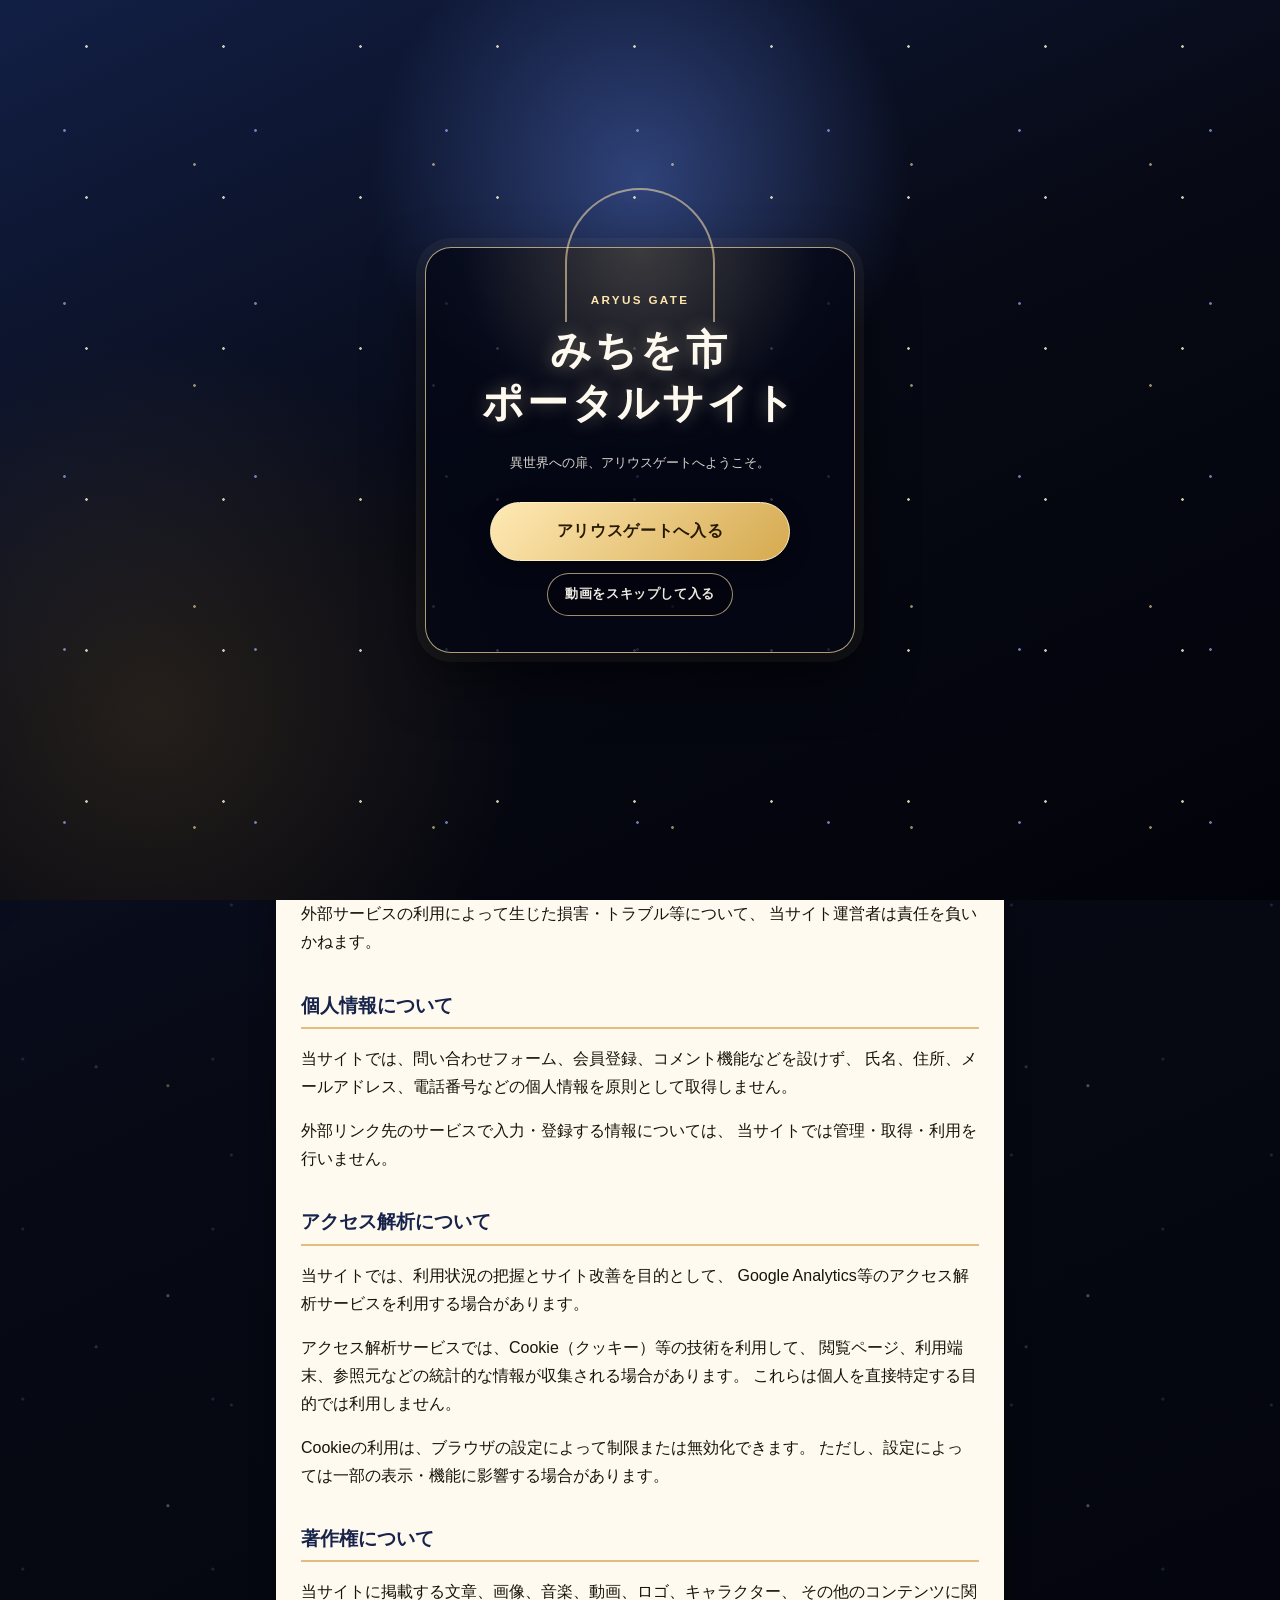
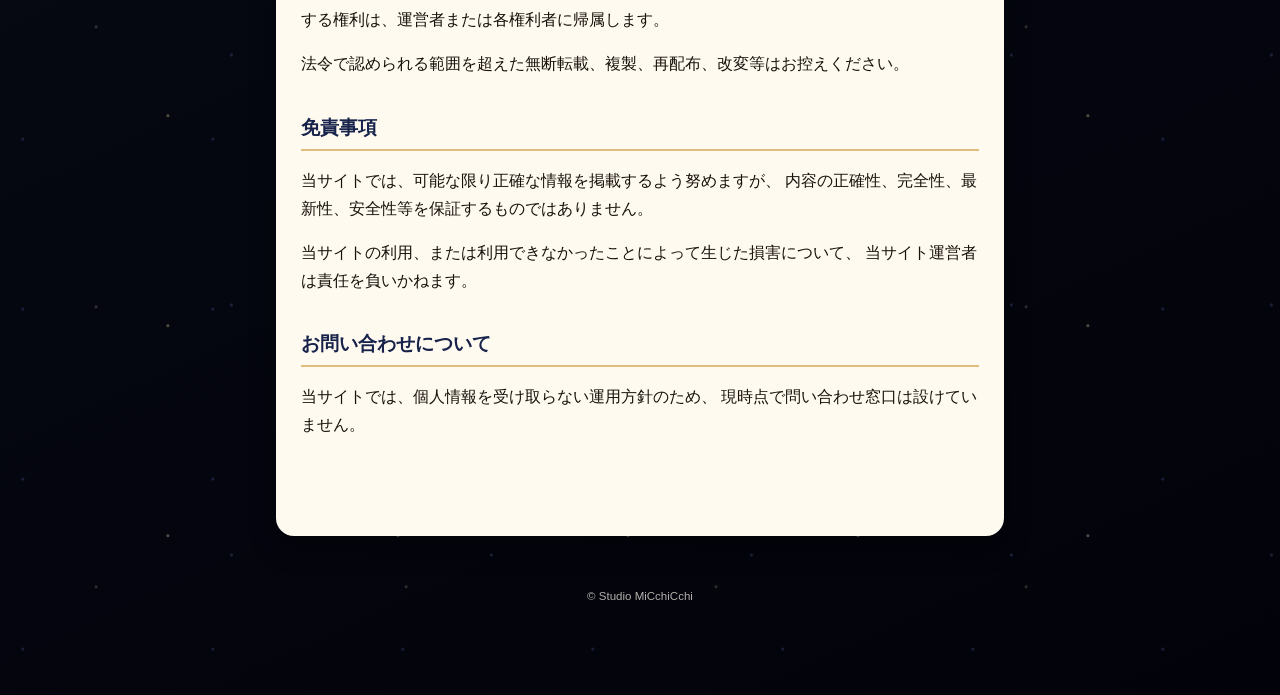
<file: docs/index.html>
<!DOCTYPE html>
<html lang="ja">
<head>
  <meta charset="UTF-8">
  <meta
    name="viewport"
    content="width=device-width, initial-scale=1, viewport-fit=cover"
  >

  <title>みちを市ポータルサイト</title>
  <meta
    name="description"
    content="アリウスゲートからつながる、みちを市のポータルサイト。"
  >
  <meta name="theme-color" content="#101a38">

  <link rel="manifest" href="manifest.webmanifest">
  <link
    rel="icon"
    href="assets/images/icons/icon-192.png"
    type="image/png"
  >
  <link
    rel="apple-touch-icon"
    href="assets/images/icons/apple-touch-icon.png"
  >

  <link rel="stylesheet" href="assets/css/style.css">
  <link rel="stylesheet" href="assets/css/link-buttons.css">
  <link
    rel="stylesheet"
    href="assets/css/games-page.css?v=20261123-02"
  >
</head>

<body>
  <a class="skip-link" href="#main-content">
    本文へ移動
  </a>

  <header class="site-header" id="site-header">
    <div class="header-main-row">
      <button
        class="menu-toggle"
        id="menu-toggle"
        type="button"
        aria-label="メニューを開く"
        aria-controls="portal-drawer"
        aria-expanded="false"
      >
        <span></span>
        <span></span>
        <span></span>
      </button>

      <a
        class="site-brand"
        href="#home"
        aria-label="みちを市ポータルサイト・トップへ"
      >
        みちを市ポータルサイト
      </a>

      <button
        class="bgm-toggle"
        id="bgm-toggle"
        type="button"
        aria-label="BGMの操作を開く"
        aria-pressed="false"
      >
        ♪
      </button>
    </div>

    <nav class="quick-menu" aria-label="クイックメニュー">
      <a href="#page/music">MUSIC</a>
      <a href="#page/games">GAME</a>
      <a href="#page/apps">APP</a>
      <a href="#page/video">MOVIE</a>
      <a href="#page/blog">BLOG</a>
      <a
        class="quick-menu__blackbox"
        href="#page/ex-black-box"
      >
        EX BLACK BOX
      </a>
    </nav>

    <section class="header-news" aria-label="最新ニュース">
      <span class="header-news__label">
        LATEST NEWS
      </span>

      <a
        class="header-news__ticker"
        id="news-ticker"
        href="#news"
      >
        <span id="news-ticker-text">
          現在、お知らせはありません
        </span>
      </a>
    </section>
  </header>

  <div
    class="drawer-backdrop"
    id="drawer-backdrop"
    aria-hidden="true"
  ></div>

  <aside
    class="portal-drawer"
    id="portal-drawer"
    aria-label="サイトメニュー"
    aria-hidden="true"
  >
    <div class="drawer-header">
      <p class="drawer-title">ARYUS GATE MENU</p>

      <button
        class="drawer-close"
        id="drawer-close"
        type="button"
        aria-label="メニューを閉じる"
      >
        ×
      </button>
    </div>

    <nav class="drawer-nav" aria-label="全体メニュー">
      <a class="drawer-nav__news" href="#news">
        ✦ ニュース一覧
      </a>

      <section class="drawer-section">
        <h2>みちを市ポータルサイトについて</h2>
        <a href="#page/about">はじめに</a>
        <a href="#page/notes">注意事項</a>
      </section>

      <section class="drawer-section">
        <h2>Studio MiCchiCchiについて</h2>
        <a href="#page/studio">
          スタジオみっちっちとは
        </a>
        <a href="#page/xxxmitio">
          xxxmitioえせ音楽家みちを
        </a>
      </section>

      <section class="drawer-section">
        <h2>所属アーティスト</h2>
        <a href="#page/tableware-riot">
          Tableware Riot
        </a>
        <a href="#page/oxo7">O×07</a>
        <a href="#page/the-vromen-town-metalicans">
          The Vromen Town Metalicans
        </a>
        <a href="#page/five-peace-minichestra">
          Five Peace Minichestra
        </a>
        <a href="#page/audio-protocol">
          Audio Protocol
        </a>
        <a href="#page/nagomicchi">なごみっち</a>
        <a href="#page/sound-gacha">Sound GACHA</a>
        <a href="#page/dochok9m">Dochok9m</a>
        <a href="#page/mythtik">mythtik</a>
      </section>
    </nav>
  </aside>

  <section
    class="bgm-controls"
    id="bgm-controls"
    aria-label="BGM操作"
    hidden
  >
    <p>BGM CONTROL</p>

    <div class="bgm-controls__buttons">
      <button
        class="bgm-control__primary"
        id="bgm-play-stop"
        type="button"
      >
        再生
      </button>

      <button
        class="bgm-control__next"
        id="bgm-next"
        type="button"
      >
        次の曲
      </button>
    </div>
  </section>

  <main
    id="main-content"
    tabindex="-1"
    aria-live="polite"
  >
    <section
      class="loading-screen"
      aria-label="読み込み中"
    >
      <p>ARYUS GATE CONNECTING...</p>
    </section>
  </main>

  <div class="ofuse-area">
    <a
      data-ofuse-widget-button
      href="https://ofuse.me/o?uid=227673"
      data-ofuse-id="227673"
      data-ofuse-text="推せたら推して!"
    >
      推せたら推して!
    </a>

    <script
      async
      src="https://ofuse.me/assets/platform/widget.js"
      charset="utf-8"
    ></script>
  </div>

  <footer class="site-footer">
    <p>© Studio MiCchiCchi</p>
  </footer>

  <script
    src="assets/js/entrance.js?v=20261117-skip-01"
    defer
  ></script>

  <script
    src="assets/js/site.js"
    defer
  ></script>

  <script
    src="assets/js/games-page.js?v=20261123-02"
    defer
  ></script>

  <script
    src="assets/js/gate.js"
    defer
  ></script>

  <script>
    if ("serviceWorker" in navigator) {
      window.addEventListener("load", () => {
        navigator.serviceWorker.register("./service-worker.js", {
          scope: "./"
        }).catch(() => {
          /* PWA未対応でも通常のサイトとして動作する */
        });
      });
    }
  </script>
</body>
</html>
</file>
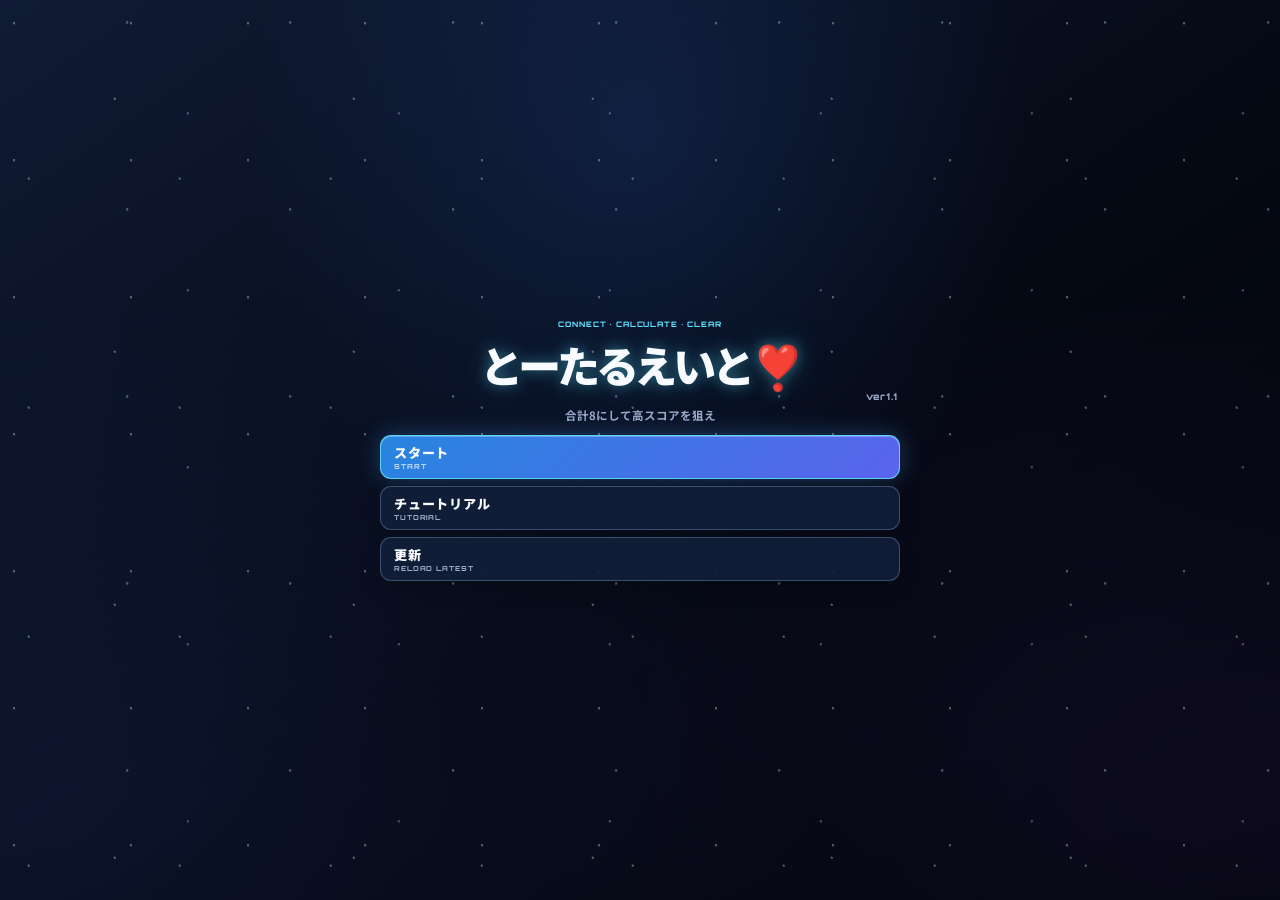
<file: docs/total-eight/index.html>
<!DOCTYPE html>
<html lang="ja">
<head>
  <meta charset="UTF-8">
  <meta
    name="viewport"
    content="width=device-width,initial-scale=1,maximum-scale=1,user-scalable=no,viewport-fit=cover"
  >
  <title>とーたるえいと❣️</title>
  <link rel="stylesheet" href="style.css?v=20261118-19">

  <style>
    /* 更新ボタンを押した直後・読み込み完了後の手ごたえ表示 */
    #update-button {
      position: relative;
      overflow: hidden;
    }

    #update-button::after {
      content: "";
      position: absolute;
      inset: 0;
      background: linear-gradient(
        110deg,
        transparent 18%,
        rgba(93, 228, 255, 0.12) 38%,
        rgba(255, 255, 255, 0.58) 50%,
        rgba(93, 228, 255, 0.12) 62%,
        transparent 82%
      );
      transform: translateX(-130%);
      pointer-events: none;
    }

    #update-button.is-updating {
      border-color: #5de4ff;
      color: #e9fcff;
      box-shadow:
        0 0 0 2px rgba(93, 228, 255, 0.18),
        0 0 22px rgba(93, 228, 255, 0.58);
      transform: scale(0.98);
      opacity: 0.92;
    }

    #update-button.is-updating::after {
      animation: update-sweep 0.48s ease-out both;
    }

    #update-button:disabled {
      cursor: wait;
    }

    #update-feedback {
      position: fixed;
      z-index: 100;
      left: 50%;
      bottom: max(22px, env(safe-area-inset-bottom));
      width: min(calc(100% - 36px), 360px);
      padding: 13px 16px;
      border: 1px solid rgba(93, 228, 255, 0.88);
      border-radius: 14px;
      background: rgba(5, 14, 30, 0.94);
      color: #edfeff;
      box-shadow:
        0 0 0 1px rgba(93, 228, 255, 0.14) inset,
        0 8px 30px rgba(0, 0, 0, 0.48),
        0 0 24px rgba(93, 228, 255, 0.24);
      font-family: "Noto Sans JP", sans-serif;
      font-size: 0.83rem;
      font-weight: 900;
      line-height: 1.55;
      letter-spacing: 0.04em;
      text-align: center;
      pointer-events: none;
      transform: translate(-50%, 18px);
      opacity: 0;
      transition:
        opacity 0.22s ease,
        transform 0.22s ease;
    }

    #update-feedback.is-visible {
      opacity: 1;
      transform: translate(-50%, 0);
    }

    #update-feedback strong {
      display: block;
      color: #5de4ff;
      font-family: Orbitron, "Noto Sans JP", sans-serif;
      font-size: 0.76rem;
      letter-spacing: 0.1em;
    }

    @keyframes update-sweep {
      from {
        transform: translateX(-130%);
      }

      to {
        transform: translateX(130%);
      }
    }
  </style>
</head>

<body>
  <main class="app">

    <div class="stage-lights" aria-hidden="true">
      <i class="stage-light stage-light--left"></i>
      <i class="stage-light stage-light--right"></i>
      <i class="stage-light stage-light--center"></i>
      <i class="stage-laser stage-laser--left"></i>
      <i class="stage-laser stage-laser--right"></i>
      <div class="stage-particles"></div>
    </div>

    <section id="title-screen" class="screen is-active">
      <div class="title-content">
        <p class="eyebrow">
          CONNECT · CALCULATE · CLEAR
        </p>

        <h1>
          とーたるえいと<span>❣️</span>
        </h1>

        <p
          style="
            width: fit-content;
            margin: -4px 2px 0 auto;
            color: #9caaca;
            font-family: Orbitron, sans-serif;
            font-size: 0.58rem;
            font-weight: 800;
            letter-spacing: 0.08em;
          "
        >
          ver1.1
        </p>

        <p class="lead">
          合計8にして高スコアを狙え
        </p>

        <div class="title-menu">
          <button
            id="start-button"
            class="menu-button primary"
            type="button"
          >
            <strong>スタート</strong>
            <small>START</small>
          </button>

          <button
            id="tutorial-button"
            class="menu-button"
            type="button"
          >
            <strong>チュートリアル</strong>
            <small>TUTORIAL</small>
          </button>

          <button
            id="update-button"
            class="menu-button"
            type="button"
          >
            <strong>更新</strong>
            <small>RELOAD LATEST</small>
          </button>
        </div>
      </div>
    </section>

    <section id="game-screen" class="screen">
      <header class="hud">
        <div class="hud-score">
          <span>経験値</span>
          <strong id="score-value">0</strong>
        </div>

        <div class="hud-level">
          <span>レベル</span>
          <strong id="level-value">1</strong>
        </div>

        <div class="hud-stage">
          <span>ステージ経験値</span>
          <strong>
            <b id="stage-score-value">0</b>
            <em>/</em>
            <b id="stage-target-value">4500</b>
          </strong>
        </div>

        <div class="hud-time">
          <span>残り時間</span>
          <strong id="time-value">300</strong>
        </div>

        <div class="hud-over">
          <span>オーバー</span>
          <p id="over-gauge">
            <i></i>
            <i></i>
            <i></i>
            <i></i>
            <i></i>
          </p>
        </div>
      </header>

      <strong id="status-label" class="status">
        READY
      </strong>

      <button
        id="sound-enable-button"
        class="sound-enable hidden"
        type="button"
      >
        <strong>音を有効化</strong>
        <small>TAP TO ENABLE SOUND</small>
      </button>

      <div class="play-area">
        <div
          id="game-board"
          class="board"
          aria-label="ゲーム盤面"
        ></div>

        <aside class="queue" aria-label="控えリング">
          <b>控え</b>

          <div id="ring-queue-list"></div>

          <button
            id="abort-button"
            class="queue-abort"
            type="button"
          >
            中断
          </button>
        </aside>
      </div>

      <p class="hint">
        オーブまたは空白レーンをタップ<br>
        同じレーンをもう一度タップで即固定
      </p>

      <div
        id="countdown-overlay"
        class="overlay hidden"
        aria-live="assertive"
      >
        <strong id="countdown-text">
          READY?
        </strong>
      </div>

      <div
        id="over-popup"
        class="over-popup hidden"
        aria-live="assertive"
      ></div>
    </section>

    <section id="tutorial-screen" class="screen tutorial">
      <button
        id="tutorial-exit-button"
        class="tutorial-exit"
        type="button"
      >
        メニュー
      </button>

      <div class="tutorial-card">
        <strong id="tutorial-step">
          1 / 5
        </strong>

        <p id="tutorial-text"></p>
      </div>

      <button
        id="tutorial-next-button"
        class="menu-button primary"
        type="button"
      >
        <strong>つぎへ</strong>
        <small>NEXT</small>
      </button>
    </section>

    <section id="tutorial-complete-modal" class="modal">
      <div class="modal-card">
        <h2>準備完了。</h2>

        <button
          id="tutorial-start-button"
          class="menu-button primary"
          type="button"
        >
          <strong>スタート</strong>
          <small>START</small>
        </button>

        <button
          id="tutorial-restart-button"
          class="menu-button"
          type="button"
        >
          <strong>もう一度</strong>
          <small>RETRY</small>
        </button>

        <button
          id="tutorial-title-button"
          class="menu-button"
          type="button"
        >
          <strong>メニューへ戻る</strong>
          <small>MENU</small>
        </button>
      </div>
    </section>

    <section id="abort-modal" class="modal">
      <div class="modal-card">
        <h2>ゲームを中断しました</h2>

        <button
          id="abort-resume-button"
          class="menu-button primary"
          type="button"
        >
          <strong>つづける</strong>
          <small>RESUME</small>
        </button>

        <button
          id="abort-retry-button"
          class="menu-button"
          type="button"
        >
          <strong>リトライ</strong>
          <small>RETRY</small>
        </button>

        <button
          id="abort-title-button"
          class="menu-button"
          type="button"
        >
          <strong>メニューへ戻る</strong>
          <small>MENU</small>
        </button>
      </div>
    </section>

    <section id="game-over-modal" class="modal">
      <div class="modal-card">
        <p id="game-over-reason" class="eyebrow">
          TIME UP
        </p>

        <h2>ゲーム終了</h2>
        <p>今回の獲得経験値</p>

        <strong id="final-score-value" class="final-score">
          0
        </strong>

        <button
          id="retry-button"
          class="menu-button primary"
          type="button"
        >
          <strong>もう一度</strong>
          <small>RETRY</small>
        </button>

        <button
          id="title-button"
          class="menu-button"
          type="button"
        >
          <strong>メニューへ戻る</strong>
          <small>MENU</small>
        </button>
      </div>
    </section>

    <section id="game-clear-modal" class="modal">
      <div class="modal-card clear-card">
        <p class="eyebrow">
          MISSION COMPLETE
        </p>

        <h2>GAME CLEAR</h2>

        <p>
          すべてのLEVELを突破した。<br>
          今回の獲得経験値
        </p>

        <strong id="clear-score-value" class="final-score">
          0
        </strong>

        <button
          id="clear-retry-button"
          class="menu-button primary"
          type="button"
        >
          <strong>もう一度</strong>
          <small>RETRY</small>
        </button>

        <button
          id="clear-title-button"
          class="menu-button"
          type="button"
        >
          <strong>メニューへ戻る</strong>
          <small>MENU</small>
        </button>
      </div>
    </section>

    <section
      id="orientation-overlay"
      class="orientation-overlay"
      aria-live="assertive"
    >
      <div class="orientation-card">
        <span class="orientation-phone" aria-hidden="true">▯</span>

        <strong>端末を横向きにしてください</strong>

        <small>TURN YOUR DEVICE SIDEWAYS</small>

        <p>
          横画面で、広い盤面を使って<br>
          プレイできます。
        </p>

        <button
          id="landscape-button"
          class="landscape-button"
          type="button"
        >
          <strong>横画面にする</strong>
          <small>ROTATE TO LANDSCAPE</small>
        </button>

        <p class="orientation-note">
          ※一部iPhone Safariなど非対応端末があるので<br>
          その場合は、お手数ですが横画面に変更してください。
        </p>
      </div>
    </section>
  </main>

  <div
    id="update-feedback"
    role="status"
    aria-live="polite"
    aria-atomic="true"
  ></div>

  <script>
    "use strict";

    (() => {
      const updateButton = document.getElementById("update-button");
      const feedback = document.getElementById("update-feedback");

      function showFeedback(title, message) {
        if (!feedback) {
          return;
        }

        feedback.innerHTML = `<strong>${title}</strong>${message}`;
        feedback.classList.add("is-visible");
      }

      function hideFeedback() {
        feedback?.classList.remove("is-visible");
      }

      const params = new URLSearchParams(location.search);

      if (params.has("reload")) {
        showFeedback(
          "UPDATE COMPLETE",
          "最新版を読み込みました"
        );

        history.replaceState(
          null,
          "",
          `${location.pathname}${location.hash}`
        );

        window.setTimeout(hideFeedback, 2400);
      }

      updateButton?.addEventListener("click", () => {
        if (updateButton.disabled) {
          return;
        }

        updateButton.disabled = true;
        updateButton.classList.add("is-updating");

        const title = updateButton.querySelector("strong");
        const subtitle = updateButton.querySelector("small");

        if (title) {
          title.textContent = "更新中…";
        }

        if (subtitle) {
          subtitle.textContent = "CHECKING LATEST VERSION";
        }

        showFeedback(
          "UPDATING…",
          "最新版を確認しています"
        );

        if ("vibrate" in navigator) {
          navigator.vibrate(28);
        }

        window.setTimeout(() => {
          location.replace(
            `${location.pathname}?reload=${Date.now()}`
          );
        }, 420);
      });
    })();
  </script>

  <script src="script.js?v=20261118-19"></script>
</body>
</html>
</file>
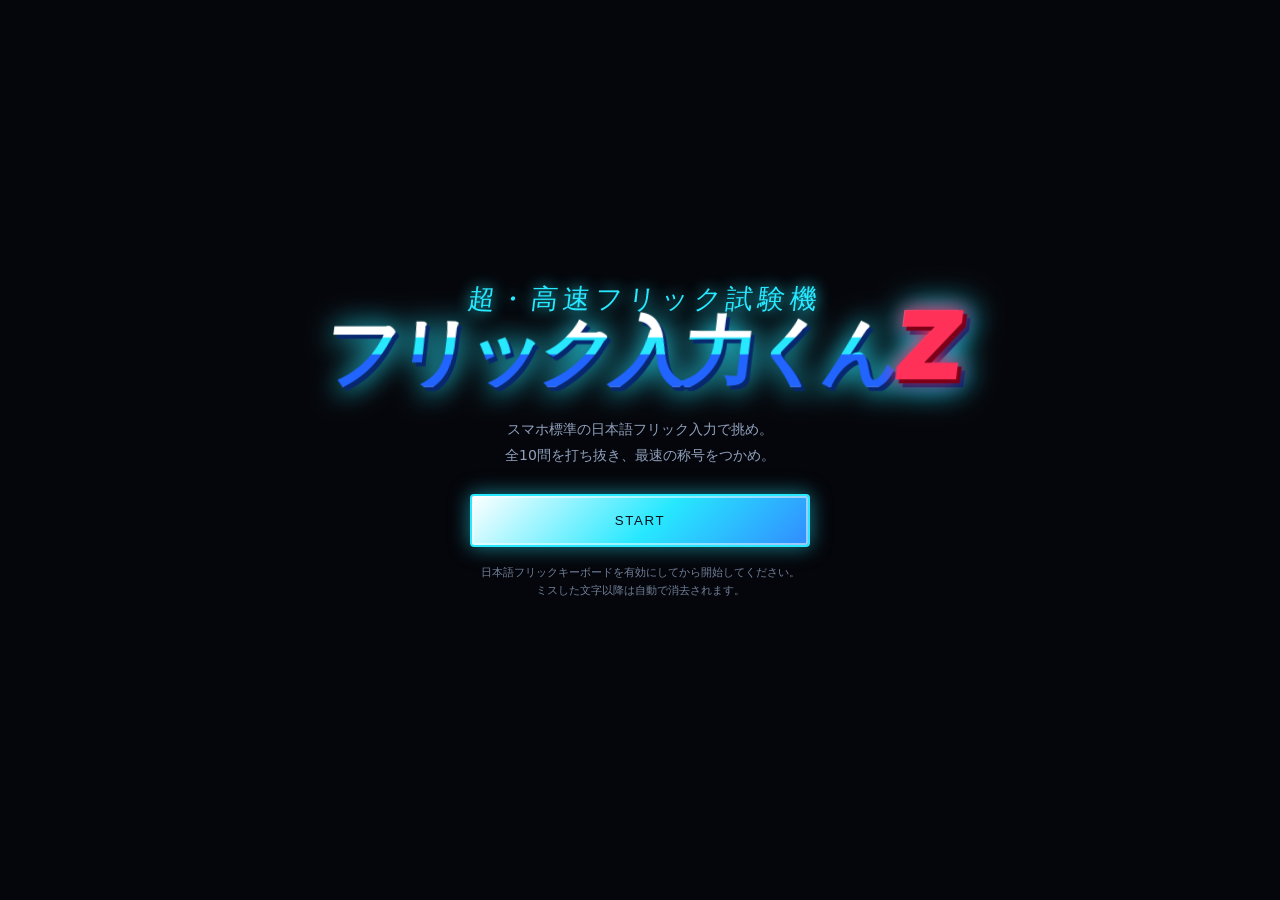
<file: docs/assets/flick-nyuryoku-kun-z.html>
<!doctype html>
<html lang="ja">
<head>
  <meta charset="utf-8">
  <meta name="viewport" content="width=device-width, initial-scale=1, maximum-scale=1, minimum-scale=1, user-scalable=no, viewport-fit=cover">
  <meta name="theme-color" content="#05060b">
  <title>フリック入力くんZ</title>
  <style>
    :root {
      --bg: #05060b;
      --panel: rgba(13, 16, 29, .92);
      --cyan: #27e8ff;
      --blue: #2475ff;
      --red: #ff3159;
      --gold: #ffd34f;
      --text: #f5f9ff;
      --muted: #91a1bd;
    }

    * {
      box-sizing: border-box;
      -webkit-tap-highlight-color: transparent;
      user-select: none;
    }

    html, body {
      width: 100%;
      min-height: 100%;
      margin: 0;
      overflow: hidden;
      background: var(--bg);
      color: var(--text);
      font-family: "Hiragino Sans", "Yu Gothic", "Noto Sans JP", system-ui, sans-serif;
      touch-action: manipulation;
      overscroll-behavior: none;
    }

    body::before,
    body::after {
      content: "";
      position: fixed;
      z-index: -1;
      pointer-events: none;
    }

    body::before {
      inset: 0;
      background:
        linear-gradient(120deg, transparent 46%, rgba(39,232,255,.08) 46.2%, transparent 46.6%),
        linear-gradient(300deg, transparent 55%, rgba(255,49,89,.07) 55.2%, transparent 55.6%),
        repeating-linear-gradient(0deg, rgba(255,255,255,.018) 0 1px, transparent 1px 4px);
    }

    body::after {
      width: 75vw;
      height: 75vw;
      top: -35vw;
      left: -22vw;
      border: 2px solid rgba(39,232,255,.15);
      transform: rotate(45deg);
      box-shadow: 0 0 70px rgba(39,232,255,.12);
    }

    .screen {
      display: none;
      width: 100%;
      min-height: 100svh;
      padding: max(16px, env(safe-area-inset-top)) 18px max(18px, env(safe-area-inset-bottom));
      flex-direction: column;
      align-items: center;
      justify-content: center;
    }

    .screen.active { display: flex; }

    .brand {
      position: relative;
      text-align: center;
      margin-bottom: 30px;
      line-height: .86;
      transform: skew(-7deg);
    }

    .brand .small {
      display: block;
      font-size: clamp(18px, 5vw, 27px);
      letter-spacing: .18em;
      color: var(--cyan);
      text-shadow: 0 0 15px var(--cyan);
    }

    .brand .main {
      display: block;
      font-size: clamp(44px, 13vw, 76px);
      font-weight: 1000;
      letter-spacing: -.08em;
      background: linear-gradient(180deg, #fff 0 35%, #27e8ff 36% 57%, #2164ff 58% 100%);
      color: transparent;
      background-clip: text;
      -webkit-background-clip: text;
      filter: drop-shadow(4px 4px 0 #07276f) drop-shadow(0 0 14px #27e8ff);
    }

    .brand .z {
      color: var(--red);
      font-size: 1.18em;
      text-shadow: 4px 4px 0 #7d0018, 0 0 18px var(--red);
    }

    .subtitle {
      max-width: 340px;
      text-align: center;
      color: var(--muted);
      font-size: 14px;
      line-height: 1.8;
      margin: 0 0 26px;
    }

    .button {
      border: 2px solid var(--cyan);
      border-radius: 4px;
      min-width: min(88vw, 340px);
      padding: 17px 20px;
      color: #06121b;
      background: linear-gradient(135deg, #fff 0%, var(--cyan) 54%, #318cff 100%);
      box-shadow: 0 0 20px rgba(39,232,255,.55), inset 0 0 0 2px rgba(255,255,255,.5);
      font: 900 22px/1 inherit;
      letter-spacing: .12em;
      cursor: pointer;
    }

    .button:active { transform: scale(.97); }

    .note {
      color: #71809a;
      font-size: 11px;
      text-align: center;
      line-height: 1.65;
      margin-top: 17px;
    }

    #countdownValue {
      font-size: min(42vw, 180px);
      font-weight: 1000;
      font-style: italic;
      color: var(--cyan);
      text-shadow: 0 0 15px var(--cyan), 0 0 45px #1d65ff;
      animation: pulse .7s infinite alternate;
    }

    @keyframes pulse {
      to { transform: scale(1.12) rotate(-4deg); color: #fff; }
    }

    .hud {
      display: flex;
      width: 100%;
      max-width: 650px;
      justify-content: space-between;
      gap: 12px;
      margin: 0 auto 13px;
      font-weight: 800;
    }

    .hud-box {
      border-left: 3px solid var(--cyan);
      padding-left: 8px;
      font-size: 12px;
      letter-spacing: .08em;
      color: var(--muted);
    }

    .hud-box strong {
      display: block;
      color: var(--text);
      font-size: clamp(18px, 5vw, 27px);
      letter-spacing: .02em;
    }

    .game-wrap {
      width: 100%;
      max-width: 650px;
      margin: auto 0;
    }

    .target-label {
      color: var(--cyan);
      font-size: 11px;
      font-weight: 900;
      letter-spacing: .18em;
      margin-bottom: 8px;
    }

    #target {
      width: 100%;
      overflow: hidden;
      white-space: nowrap;
      font-weight: 900;
      line-height: 1.25;
      font-size: 32px;
      letter-spacing: .025em;
      color: #fff;
      text-shadow: 0 0 14px rgba(255,255,255,.25);
      padding: 14px 10px 18px;
      border-top: 1px solid rgba(39,232,255,.55);
      border-bottom: 1px solid rgba(39,232,255,.55);
    }

    .input-label {
      margin: 23px 0 8px;
      color: var(--gold);
      font-size: 11px;
      font-weight: 900;
      letter-spacing: .18em;
    }

    #answer {
      width: 100%;
      height: 64px;
      border: 2px solid #4e628c;
      border-radius: 4px;
      outline: none;
      appearance: none;
      background: rgba(4, 9, 20, .95);
      color: var(--cyan);
      caret-color: var(--gold);
      box-shadow: inset 0 0 18px rgba(0,0,0,.7);
      padding: 10px 14px;
      font: 900 22px/1.2 "Hiragino Sans", "Yu Gothic", sans-serif;
      letter-spacing: .04em;
      user-select: text;
      -webkit-user-select: text;
    }

    #answer:focus {
      border-color: var(--cyan);
      box-shadow: 0 0 16px rgba(39,232,255,.34), inset 0 0 18px rgba(0,0,0,.7);
    }

    #mistake {
      min-height: 22px;
      margin: 8px 0 0;
      color: var(--red);
      font-size: 13px;
      font-weight: 900;
      letter-spacing: .06em;
    }

    .warning {
      animation: warning .32s;
    }

    @keyframes warning {
      0%,100% { transform: translateX(0); }
      25% { transform: translateX(-9px); }
      75% { transform: translateX(9px); }
    }

    .result-card {
      width: min(92vw, 520px);
      padding: 23px 18px 18px;
      border: 1px solid rgba(39,232,255,.65);
      background: var(--panel);
      box-shadow: 0 0 28px rgba(39,232,255,.2);
      text-align: center;
    }

    .result-card h2 {
      color: var(--cyan);
      margin: 0 0 6px;
      font-size: 15px;
      letter-spacing: .18em;
    }

    .title-rank {
      margin: 10px 0;
      color: var(--gold);
      font-size: clamp(23px, 7vw, 34px);
      font-weight: 1000;
      text-shadow: 0 0 13px rgba(255,211,79,.5);
    }

    .total-time {
      font-size: clamp(43px, 13vw, 68px);
      font-family: ui-monospace, SFMono-Regular, Consolas, monospace;
      font-weight: 900;
      color: #fff;
      letter-spacing: -.06em;
    }

    .speed {
      color: var(--muted);
      margin: 7px 0 17px;
      font-size: 13px;
    }

    #details {
      max-height: 24svh;
      overflow: auto;
      border-top: 1px solid #30415f;
      margin: 12px 0 18px;
      text-align: left;
      scrollbar-width: thin;
    }

    .detail {
      display: flex;
      gap: 8px;
      align-items: center;
      padding: 8px 2px;
      border-bottom: 1px solid rgba(76,96,135,.35);
      font-size: 12px;
    }

    .detail span:nth-child(1) { color: var(--cyan); width: 27px; }
    .detail span:nth-child(2) {
      flex: 1;
      overflow: hidden;
      white-space: nowrap;
      text-overflow: ellipsis;
    }
    .detail span:nth-child(3) {
      font-family: ui-monospace, monospace;
      color: var(--gold);
      font-weight: 800;
    }

    #rotate {
      display: none;
      position: fixed;
      z-index: 99;
      inset: 0;
      background: #05060b;
      color: var(--cyan);
      align-items: center;
      justify-content: center;
      text-align: center;
      padding: 30px;
      font-weight: 900;
      line-height: 1.8;
    }

    @media (orientation: landscape) and (max-height: 650px) {
      #rotate { display: flex; }
    }
  </style>
</head>
<body>
  <div id="rotate">スマホを縦にして<br>フリック入力くんZを起動せよ</div>

  <main id="start" class="screen active">
    <div class="brand">
      <span class="small">超・高速フリック試験機</span>
      <span class="main">フリック入力くん<span class="z">Z</span></span>
    </div>
    <p class="subtitle">
      スマホ標準の日本語フリック入力で挑め。<br>
      全10問を打ち抜き、最速の称号をつかめ。
    </p>
    <button id="startButton" class="button">START</button>
    <p class="note">
      日本語フリックキーボードを有効にしてから開始してください。<br>
      ミスした文字以降は自動で消去されます。
    </p>
  </main>

  <main id="countdown" class="screen">
    <div id="countdownValue">3</div>
  </main>

  <main id="game" class="screen">
    <div class="hud">
      <div class="hud-box">MISSION<strong id="questionNo">01 / 10</strong></div>
      <div class="hud-box" style="text-align:right;border-left:0;border-right:3px solid var(--red);padding-left:0;padding-right:8px;">TOTAL TIME<strong id="timer">00:00.00</strong></div>
    </div>

    <div class="game-wrap">
      <div class="target-label">TARGET</div>
      <div id="target"></div>

      <div class="input-label">FLICK INPUT</div>
      <input id="answer" type="text" inputmode="text" lang="ja" autocomplete="off" autocapitalize="off" autocorrect="off" spellcheck="false">
      <div id="mistake"></div>
    </div>
  </main>

  <main id="result" class="screen">
    <div class="brand" style="margin-bottom:18px;">
      <span class="small">MISSION COMPLETE</span>
      <span class="main" style="font-size:clamp(34px,10vw,55px)">RESULT<span class="z">Z</span></span>
    </div>

    <section class="result-card">
      <h2>YOUR TITLE</h2>
      <div id="rank" class="title-rank"></div>
      <div id="finalTime" class="total-time"></div>
      <div id="speed" class="speed"></div>
      <div id="details"></div>
      <button id="retryButton" class="button">RETRY</button>
    </section>
  </main>

  <script>
    const questions = `
とりぷるえっくすみちを
てーぶるうぇあらいおっと
おーばいせぶん
ざぶろめんたうんめたりかんず
ふぁいぶぴーすみにけすとら
おーでぃおぷろとこる
なごみっち
さうんどがちゃ
どちょっきゅうめーたー
じぇんたすびーとる
じぇんとぴあ
じぇんとりす
じぇんたうるす
じぇうぇるばーすすとーん
ざぞじぇっくさいん
じゅうにしんしょう
いーじぇんてむ
もーしょんへいず
るなぽりりずむ
きめらのっくす
いき
ぺてぃてだんす
ありとるふぇいばりっと
さいれんとろあ
せいひつのもり
あうとおぶぴーすあーてぃふぁくつ
ぼんふぁいあ
まいすくりぶるぶっく
ぞーんあうと
すぺーすあうと
ぐらびてぃ
けいぶ
あくちのいど
らんたのいど
ぱらでぃす
ほのぼの
いーえーでぃー
むだい
むげんそうくみきょく
うぃんぐどくりーちゃー
いんでぃあんすぱいす
いやし
あんたいとる
すこびる
ふぁーすとくらい
はっきんぐらいふ
るーすてぃふらわーず
それでもちきゅうはまわってる
うだつ
ねこのうた
わんこ
ふぁんきーえめらるど
ももたろう
ざほわいとほえーるおぶえんぱいあ
ありげーたー
らすとねーむ
ぷりんせすいんなぺいんてぃんぐ
れぽーと
れつあくごっど
のーずむれっど
ばっじゃー
はたらきたい
るーぷ
すてれおたいぷらいたー
はなのようにかれんなきみへ
ちーたー
げんじつとうひ
おいこーだぬき
めんざいふ
きまじー
どるふぃん
むちゅう
ごったぼでぃおいる
みゅーじっくふぁん
あいまいのまいんど
えんぺらーおぶぺんぎん
ちっらーなー
そらをわかつあかききつね
やまをうがつみどりのたぬき
やみをすべるしっこくのぶた
ふおんぶんしこうぞう
べすとおぶあんのくろっく
ふぁーしーる
ぴやーるせー
なくしものはくぶつかん
とるにたらないうた
いかりのてんしょっく
ごーふぁー
ぴーちゃーかるねーわーらー
くりーむぱい
ひぽぽたます
ばーはる
にんげんてとりす
すきぴっぴぴざぴっつぁ
いんぱら
たすびぃーる
ぷれすすたーと
れんあいすかべんじゃー
たいまーたいまー
じぇりーふぃっしゅ
なうくり
ぴくせるぷれいぐらうんど
にこちんどなー
こうげんこうてんはんのう
かかぽ
あさふぁるた
いれぎゅらーず
ほうかごせーぶ
ちゃんねるきんぐだむ
あれれ
らま
ちぱーふぁーうったる
さまーかーとりっじ
とぅるーらばー
みーたいむ
まなてぃー
そーちょへっどばんぐ
ぶれいんろっと
こんてにゅー
うっぷす
くうていちゃ
なむばっと
ぐーるなん
たいにーひーろーず
じゆうなはくちょう
ひげ
おぽっさむ
あまぬーんらがーお`.trim().split("\n");

    const $ = id => document.getElementById(id);
    const screens = ["start", "countdown", "game", "result"];
    const answer = $("answer");
    const target = $("target");
    const timer = $("timer");
    const mistake = $("mistake");

    let selected = [];
    let current = 0;
    let questionStartedAt = 0;
    let gameStartedAt = 0;
    let isPlaying = false;
    let isComposing = false;
    let results = [];
    let audioContext = null;

    function show(name) {
      screens.forEach(id => $(id).classList.toggle("active", id === name));
    }

    function shuffle(list) {
      const copy = [...list];
      for (let i = copy.length - 1; i > 0; i--) {
        const j = Math.floor(Math.random() * (i + 1));
        [copy[i], copy[j]] = [copy[j], copy[i]];
      }
      return copy;
    }

    function formatTime(ms) {
      const total = Math.max(0, ms);
      const min = Math.floor(total / 60000);
      const sec = Math.floor((total % 60000) / 1000);
      const cs = Math.floor((total % 1000) / 10);
      return `${String(min).padStart(2, "0")}:${String(sec).padStart(2, "0")}.${String(cs).padStart(2, "0")}`;
    }

    function vibrate(pattern) {
      if (navigator.vibrate) navigator.vibrate(pattern);
    }

    function sound(type) {
      if (!audioContext) return;
      const osc = audioContext.createOscillator();
      const gain = audioContext.createGain();
      const now = audioContext.currentTime;

      osc.type = type === "miss" ? "sawtooth" : "square";
      osc.frequency.value = type === "miss" ? 135 : type === "clear" ? 880 : 520;
      gain.gain.setValueAtTime(.045, now);
      gain.gain.exponentialRampToValueAtTime(.001, now + (type === "clear" ? .15 : .08));
      osc.connect(gain).connect(audioContext.destination);
      osc.start(now);
      osc.stop(now + (type === "clear" ? .15 : .08));
    }

    function fitTarget() {
      const text = selected[current] || "";
      const canvas = document.createElement("canvas");
      const ctx = canvas.getContext("2d");
      const available = Math.min(window.innerWidth - 55, 620);
      let size = 48;

      ctx.font = `900 ${size}px "Hiragino Sans", "Yu Gothic", sans-serif`;
      size = Math.floor(size * available / Math.max(ctx.measureText(text).width, 1));
      size = Math.max(16, Math.min(48, size));
      target.style.fontSize = size + "px";
    }

    function displayQuestion() {
      $("questionNo").textContent = `${String(current + 1).padStart(2, "0")} / 10`;
      target.textContent = selected[current];
      answer.value = "";
      mistake.textContent = "";
      fitTarget();
      questionStartedAt = performance.now();
      setTimeout(() => answer.focus({ preventScroll: true }), 30);
    }

    function tick() {
      if (!isPlaying) return;
      timer.textContent = formatTime(performance.now() - gameStartedAt);
      requestAnimationFrame(tick);
    }

    function rankFromSpeed(cpm) {
      if (cpm >= 280) return "08. フリックの極意";
      if (cpm >= 245) return "07. スーパーフリッカーブルー";
      if (cpm >= 210) return "06. スーパーフリッカーゴッド";
      if (cpm >= 180) return "05. スーパーフリッカーⅢ";
      if (cpm >= 155) return "04. スーパーフリッカーⅡ";
      if (cpm >= 130) return "03. スーパーフリッカー";
      if (cpm >= 105) return "02. フリッカー";
      if (cpm >= 80) return "01. フリック赤たん";
      return "00. 誤字るん";
    }

    function finishGame() {
      isPlaying = false;
      const totalMs = performance.now() - gameStartedAt;
      const chars = selected.join("").length;
      const cpm = chars / (totalMs / 60000);

      $("finalTime").textContent = formatTime(totalMs);
      $("rank").textContent = rankFromSpeed(cpm);
      $("speed").textContent = `入力速度 ${cpm.toFixed(1)} 文字／分　｜　総文字数 ${chars}文字`;
      $("details").innerHTML = results.map((r, i) => `
        <div class="detail">
          <span>${String(i + 1).padStart(2, "0")}</span>
          <span>${r.text}</span>
          <span>${formatTime(r.time)}</span>
        </div>
      `).join("");

      sound("clear");
      vibrate([60, 40, 120]);
      show("result");
    }

    function checkInput() {
      if (!isPlaying || isComposing) return;

      const expected = selected[current];
      const typed = answer.value;
      let correctLength = 0;

      while (
        correctLength < typed.length &&
        correctLength < expected.length &&
        typed[correctLength] === expected[correctLength]
      ) {
        correctLength++;
      }

      if (correctLength < typed.length) {
        answer.value = expected.slice(0, correctLength);
        mistake.textContent = "WARNING：入力エラー。正しい位置から再入力せよ。";
        answer.classList.remove("warning");
        void answer.offsetWidth;
        answer.classList.add("warning");
        sound("miss");
        vibrate(35);
        return;
      }

      mistake.textContent = "";

      if (typed === expected) {
        const elapsed = performance.now() - questionStartedAt;
        results.push({ text: expected, time: elapsed });
        sound("clear");
        vibrate(28);
        current++;

        if (current >= selected.length) {
          setTimeout(finishGame, 160);
        } else {
          setTimeout(displayQuestion, 150);
        }
      }
    }

    async function begin() {
      if (!audioContext) {
        audioContext = new (window.AudioContext || window.webkitAudioContext)();
      }
      await audioContext.resume();

      selected = shuffle(questions).slice(0, 10);
      current = 0;
      results = [];
      answer.value = "";
      answer.focus({ preventScroll: true });

      show("countdown");
      const count = $("countdownValue");
      const sequence = ["3", "2", "1", "GO!"];
      let index = 0;

      const next = () => {
        count.textContent = sequence[index];
        sound(index === 3 ? "clear" : "count");
        vibrate(index === 3 ? 55 : 20);

        if (index === 3) {
          setTimeout(() => {
            show("game");
            isPlaying = true;
            gameStartedAt = performance.now();
            displayQuestion();
            requestAnimationFrame(tick);
          }, 620);
          return;
        }

        index++;
        setTimeout(next, 800);
      };

      next();
    }

    $("startButton").addEventListener("click", begin);
    $("retryButton").addEventListener("click", begin);

    answer.addEventListener("compositionstart", () => {
      isComposing = true;
    });

    answer.addEventListener("compositionend", () => {
      isComposing = false;
      checkInput();
    });

    answer.addEventListener("input", checkInput);
    window.addEventListener("resize", fitTarget);

    // ピンチズーム、ダブルタップズーム、画面スクロールの抑止
    document.addEventListener("gesturestart", e => e.preventDefault(), { passive: false });
    document.addEventListener("gesturechange", e => e.preventDefault(), { passive: false });
    document.addEventListener("gestureend", e => e.preventDefault(), { passive: false });

    document.addEventListener("touchmove", e => {
      if (e.touches.length > 1) e.preventDefault();
    }, { passive: false });

    document.addEventListener("dblclick", e => e.preventDefault(), { passive: false });
  </script>
</body>
</html>
</file>
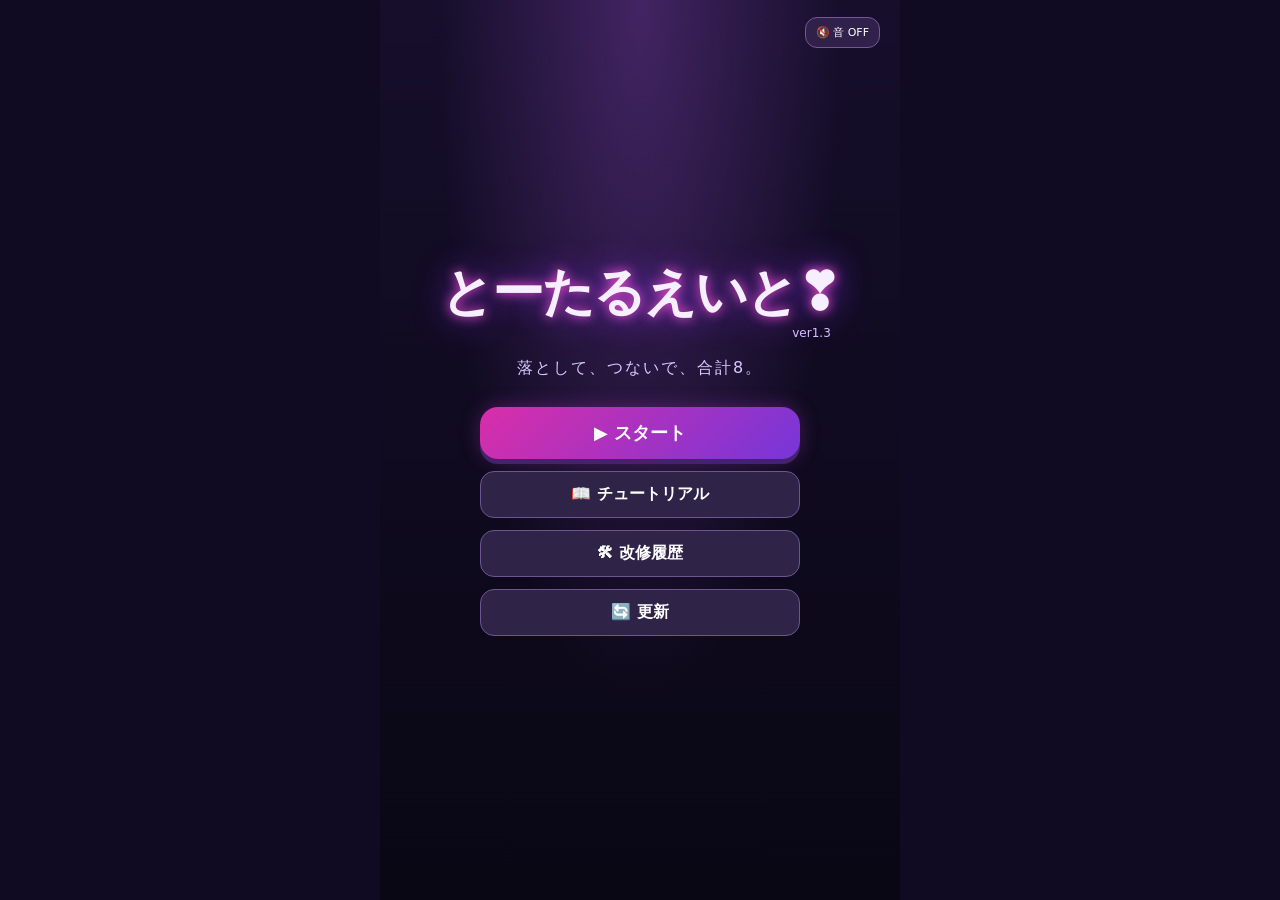
<file: docs/total-eight/total-eight_mobile.html>
<!DOCTYPE html>
<html lang="ja">
<head>
<meta charset="UTF-8">
<meta name="viewport" content="width=device-width, initial-scale=1, maximum-scale=1, minimum-scale=1, user-scalable=no, viewport-fit=cover">
<meta name="theme-color" content="#100b22">
<title>とーたるえいと❣️ ver1.3</title>

<style>
:root {
  --bg: #100b22;
  --panel: #211637;
  --panel2: #30204a;
  --pink: #ff58c8;
  --cyan: #55eaff;
  --yellow: #ffe66d;
  --white: #fff;
  --text: #f5efff;
  --muted: #a99bc7;
  --cell-gap: 5px;
}

* {
  box-sizing: border-box;
  -webkit-tap-highlight-color: transparent;
  touch-action: manipulation;
}

html, body {
  width: 100%;
  height: 100%;
  height: 100dvh;
  margin: 0;
  overflow: hidden;
  overscroll-behavior: none;
  touch-action: none;
  background: var(--bg);
  color: var(--text);
  font-family: system-ui, -apple-system, BlinkMacSystemFont,
               "Segoe UI", sans-serif;
  user-select: none;
  -webkit-user-select: none;
}

body {
  display: flex;
  justify-content: center;
}

button {
  border: none;
  color: white;
  font: inherit;
  cursor: pointer;
  touch-action: manipulation;
}

button:active {
  transform: scale(.97);
}

#app {
  position: relative;
  width: min(100%, 520px);
  height: 100dvh;
  height: 100%;
  min-height: 0;
  padding:
    max(7px, env(safe-area-inset-top))
    10px
    max(7px, env(safe-area-inset-bottom));
  display: flex;
  flex-direction: column;
  overflow: hidden;
  background:
    radial-gradient(ellipse at 50% 0%, #422462 0%, transparent 55%),
    linear-gradient(180deg, #160e2b, #090714);
}

.screen {
  display: none;
  width: 100%;
  height: 100%;
  min-height: 0;
  flex-direction: column;
  overflow: hidden;
}

.screen.active {
  display: flex;
}

#titleScreen {
  position: relative;
  justify-content: center;
  align-items: center;
  text-align: center;
  padding: 18px 12px;
}

.logo {
  font-size: clamp(34px, 10vw, 52px);
  font-weight: 1000;
  letter-spacing: -2px;
  line-height: 1.1;
  text-shadow:
    0 0 12px #ff53d9,
    0 0 35px #8e36ff;
  animation: logoPulse 2.5s ease-in-out infinite;
}

.version {
  display: block;
  text-align: right;
  font-size: 12px;
  color: #d5c0ff;
  margin-top: 4px;
  padding-right: 8px;
}

.catch {
  margin: 18px 0 28px;
  font-size: 16px;
  color: #d8c8ff;
  letter-spacing: 2px;
}

.menuButtons {
  width: min(100%, 320px);
  display: flex;
  flex-direction: column;
  gap: 12px;
}

.mainBtn {
  padding: 14px;
  border-radius: 18px;
  background: linear-gradient(135deg, #d92ea9, #7636d8);
  box-shadow: 0 5px 0 #45236c, 0 0 20px #b33dcb55;
  font-weight: 900;
  font-size: 18px;
}

.subBtn {
  padding: 12px;
  border-radius: 14px;
  background: #302348;
  border: 1px solid #6d5593;
  font-weight: 700;
}

#gameScreen {
  gap: 5px;
}

.hud {
  display: grid;
  grid-template-columns: 1fr 1fr 1fr 1.35fr;
  gap: 4px;
  flex-shrink: 0;
}

.hudItem {
  min-width: 0;
  text-align: center;
  padding: 5px 2px;
  border-radius: 9px;
  background: #271a40;
  border: 1px solid #493361;
}

.hudLabel {
  font-size: 9px;
  color: #ad9bce;
  line-height: 1;
}

.hudValue {
  font-size: clamp(12px, 3.5vw, 15px);
  font-weight: 900;
  line-height: 1.4;
  white-space: nowrap;
}

#stageXP {
  font-size: clamp(10px, 3vw, 12px);
}

.overGauge {
  display: flex;
  justify-content: center;
  gap: 8px;
  padding: 2px 0;
  flex-shrink: 0;
}

.gauge {
  width: 24px;
  height: 9px;
  border-radius: 20px;
  background: #3a2c4b;
  border: 1px solid #614568;
  transition: .2s;
}

.gauge.on {
  background: #ff49bd;
  border-color: #ffb2e9;
  box-shadow: 0 0 10px #ff49bd;
  animation: gaugeBlink var(--blinkSpeed, 1.2s) infinite;
}

#status {
  height: 25px;
  flex-shrink: 0;
  text-align: center;
  font-size: 13px;
  font-weight: 900;
  letter-spacing: 1.5px;
  color: var(--cyan);
  text-shadow: 0 0 8px currentColor;
  display: flex;
  justify-content: center;
  align-items: center;
}

.nextArea {
  display: grid;
  grid-template-columns: repeat(4, 1fr);
  gap: 5px;
  flex-shrink: 0;
}

.nextLane {
  border-radius: 9px;
  padding: 3px;
  background: #211633;
  border: 1px solid #48335e;
  text-align: center;
  min-width: 0;
}

.laneName {
  font-size: 9px;
  letter-spacing: .5px;
  color: #b8a3db;
  font-weight: 800;
}

.nextPiece {
  height: 29px;
  display: flex;
  align-items: center;
  justify-content: center;
}

.nextPiece .piece {
  width: 24px;
  height: 24px;
}

.boardWrap {
  flex: 1;
  min-height: 0;
  display: flex;
  flex-direction: column;
  padding: 5px;
  border: 2px solid #674b88;
  border-radius: 14px;
  background:
    linear-gradient(180deg, #160e2c, #100b20);
  box-shadow:
    inset 0 0 20px #5d2e8a30,
    0 0 15px #7c3dbe22;
}

.board {
  flex: 1;
  min-height: 0;
  display: grid;
  grid-template-columns: repeat(4, 1fr);
  grid-template-rows: repeat(8, 1fr);
  gap: var(--cell-gap);
}

.cell {
  position: relative;
  min-width: 0;
  min-height: 0;
  border-radius: 7px;
  background: #211837;
  border: 1px solid #35264c;
  display: flex;
  align-items: center;
  justify-content: center;
  overflow: visible;
}

.cell.activeCell {
  border-color: #ff73d9;
  box-shadow: inset 0 0 12px #ff56ca40;
}

.cell.laneHighlight {
  background: #372447;
}

.piece {
  width: 90%;
  height: 90%;
  position: relative;
  display: flex;
  align-items: center;
  justify-content: center;
  z-index: 2;
  font-weight: 1000;
  font-size: clamp(13px, 4vw, 23px);
  line-height: 1;
  color: white;
  text-shadow:
    0 2px 3px #000,
    0 0 6px #000;
}

.ringPiece {
  border-radius: 50%;
  border: 4px solid var(--pieceColor, #d7d7ff);
  background: radial-gradient(circle, transparent 53%, #ffffff12 55%, transparent 72%);
  box-shadow:
    inset 0 0 8px var(--pieceColor),
    0 0 7px var(--pieceColor);
}

.ringPiece::after {
  content: "";
  position: absolute;
  inset: 3px;
  border-radius: 50%;
  border: 1px solid var(--pieceColor);
  opacity: .5;
}

.orbPiece {
  border-radius: 50%;
  border: 2px solid #ffffff;
  background:
    radial-gradient(circle at 30% 25%, #ffffffaa 0%, transparent 25%),
    radial-gradient(circle at 35% 30%, var(--pieceColor), #171022 95%);
  box-shadow:
    0 0 8px var(--pieceColor),
    0 0 15px var(--pieceColor);
}

.starPiece {
  color: #fff8a0;
  font-size: clamp(18px, 5vw, 26px);
  text-shadow: 0 0 8px #ffdb39;
}

.falling {
  position: absolute;
  z-index: 10;
  width: 0;
  height: 0;
  pointer-events: none;
  display: flex;
  align-items: center;
  justify-content: center;
  transition: top .12s linear, left .12s ease;
}

.falling .piece {
  width: 82%;
  height: 82%;
}

.boardFoot {
  height: 3px;
  flex-shrink: 0;
}

.bottomControls {
  flex-shrink: 0;
  display: flex;
  align-items: center;
  gap: 8px;
  padding: 3px 0;
}

.hint {
  flex: 1;
  text-align: center;
  font-size: 10px;
  color: #a999c5;
  line-height: 1.4;
}

.pauseBtn {
  flex-shrink: 0;
  padding: 8px 22px;
  border-radius: 12px;
  font-weight: 900;
  background: #54317b;
  border: 1px solid #a276d2;
}

#overlay {
  position: absolute;
  inset: 0;
  z-index: 50;
  display: none;
  align-items: center;
  justify-content: center;
  padding: 20px;
  background: #090512b9;
  backdrop-filter: blur(5px);
}

#overlay.show {
  display: flex;
}

.overlayCard {
  width: 100%;
  max-width: 380px;
  max-height: 90%;
  overflow-y: auto;
  border-radius: 22px;
  padding: 22px 18px;
  background: linear-gradient(180deg, #362050, #1b112e);
  border: 1px solid #9b6ec7;
  box-shadow: 0 0 30px #c94dd655;
  text-align: center;
}

.overlayTitle {
  font-size: 25px;
  font-weight: 1000;
  margin-bottom: 14px;
  color: #fff;
  text-shadow: 0 0 10px #ff6be1;
}

.overlayText {
  font-size: 14px;
  line-height: 1.8;
  color: #e5d8ff;
  white-space: pre-line;
}

.overlayButtons {
  display: flex;
  flex-direction: column;
  gap: 9px;
  margin-top: 18px;
}

.overlayButtons button {
  padding: 12px;
  border-radius: 13px;
  font-weight: 900;
  background: #7543a7;
}

.overlayButtons button.primary {
  background: linear-gradient(135deg, #f044c3, #7e3be0);
}

#effects {
  position: absolute;
  inset: 0;
  pointer-events: none;
  overflow: hidden;
  z-index: 30;
}

.effectText {
  position: absolute;
  left: 50%;
  top: 48%;
  transform: translate(-50%, -50%);
  font-weight: 1000;
  text-align: center;
  color: white;
  text-shadow:
    0 0 8px currentColor,
    0 0 25px currentColor,
    0 4px 5px #000;
  white-space: nowrap;
  animation: effectPop .9s ease-out forwards;
}

.effectText.over {
  color: #ff4bbd;
  font-size: clamp(60px, 22vw, 110px);
}

.effectText.level {
  color: #ffe66d;
  font-size: clamp(38px, 13vw, 70px);
}

.effectText.fever {
  color: #ff7fe6;
  font-size: clamp(44px, 15vw, 80px);
  animation: feverAnim 1.5s ease-in-out forwards;
}

.effectText.clear {
  color: #7bffec;
  font-size: clamp(35px, 12vw, 70px);
}

.effectText.count {
  color: #fff;
  font-size: clamp(65px, 22vw, 115px);
}

.effectText.ready {
  color: #ffe66d;
  font-size: clamp(30px, 11vw, 60px);
  animation: readyAnim 1.1s ease forwards;
}

#tutorialScreen,
#historyScreen {
  padding: 8px;
  justify-content: center;
}

.pageCard {
  background: #211633;
  border: 1px solid #6d5593;
  border-radius: 20px;
  padding: 20px 17px;
}

.pageTitle {
  font-size: 23px;
  font-weight: 1000;
  color: #ff88e3;
  text-align: center;
  margin-bottom: 18px;
}

.pageBody {
  line-height: 1.9;
  font-size: 14px;
  min-height: 180px;
  white-space: pre-line;
}

.pageFooter {
  display: flex;
  gap: 10px;
  margin-top: 18px;
}

.pageFooter button {
  flex: 1;
  border-radius: 12px;
  padding: 12px;
  background: #52347a;
  font-weight: 800;
}

#soundBtn {
  position: absolute;
  right: 10px;
  top: max(10px, env(safe-area-inset-top));
  padding: 7px 10px;
  border-radius: 12px;
  background: #30214b;
  border: 1px solid #77559a;
  font-size: 11px;
  z-index: 3;
}
#gameScreen #soundBtnGame {
  position: static;
  width: 100%;
  height: 100%;
  min-height: 38px;
  padding: 3px 2px;
  border-radius: 9px;
  font-size: 10px;
  white-space: nowrap;
}
.hud { grid-template-columns: 1fr 1fr 1fr 1.35fr .8fr; }
.board { position: relative; }
.board, .boardWrap, .cell { touch-action: none; }


@keyframes logoPulse {
  0%, 100% { transform: scale(1); }
  50% { transform: scale(1.025); }
}

@keyframes gaugeBlink {
  0%, 100% { opacity: 1; }
  50% { opacity: .4; }
}

@keyframes effectPop {
  0% { opacity: 0; transform: translate(-50%, -50%) scale(.4); }
  20% { opacity: 1; transform: translate(-50%, -50%) scale(1.15); }
  100% { opacity: 0; transform: translate(-50%, -65%) scale(1); }
}

@keyframes feverAnim {
  0% { opacity: 0; transform: translate(-50%, -50%) scale(.2) rotate(-30deg); }
  30% { opacity: 1; transform: translate(-50%, -50%) scale(1.2) rotate(10deg); }
  60% { transform: translate(-50%, -50%) scale(.95) rotate(-6deg); }
  100% { opacity: 0; transform: translate(-50%, -65%) scale(1.3) rotate(8deg); }
}

@keyframes readyAnim {
  0% { opacity: 0; transform: translate(-50%, -50%) scale(.15); }
  30% { opacity: 1; transform: translate(-50%, -50%) scale(1.1); }
  70% { transform: translate(-50%, -50%) scale(1); }
  100% { opacity: 0; transform: translate(-50%, -50%) scale(.9); }
}

@media (max-height: 690px) {
  .hudItem { padding: 3px 1px; }
  #status { height: 20px; font-size: 11px; }
  .nextPiece { height: 23px; }
  .nextPiece .piece { width: 20px; height: 20px; }
  .boardWrap { padding: 3px; }
  :root { --cell-gap: 3px; }
  .bottomControls { padding: 1px 0; }
  .pauseBtn { padding: 6px 17px; }
}

@media (max-height: 600px) {
  .catch { margin: 10px 0 18px; }
  .mainBtn { padding: 10px; }
  .subBtn { padding: 9px; }
}
</style>
</head>

<body>
<div id="app">


  <!-- TITLE -->
  <section id="titleScreen" class="screen active">
  <button id="soundBtn" onclick="toggleSound()">🔇 音 OFF</button>
    <div>
      <div class="logo">とーたるえいと❣️</div>
      <div class="version">ver1.3</div>
    </div>

    <div class="catch">落として、つないで、合計8。</div>

    <div class="menuButtons">
      <button class="mainBtn" onclick="startGame()">▶ スタート</button>
      <button class="subBtn" onclick="showTutorial()">📖 チュートリアル</button>
      <button class="subBtn" onclick="showHistory()">🛠 改修履歴</button>
      <button class="subBtn" onclick="refreshGame()">🔄 更新</button>
    </div>
  </section>

  <!-- GAME -->
  <section id="gameScreen" class="screen">

    <div class="hud">
      <div class="hudItem">
        <div class="hudLabel">経験値</div>
        <div class="hudValue" id="totalXP">0</div>
      </div>

      <div class="hudItem">
        <div class="hudLabel">LEVEL</div>
        <div class="hudValue" id="levelDisplay">1</div>
      </div>

      <div class="hudItem">
        <div class="hudLabel">TIME</div>
        <div class="hudValue" id="timeDisplay">300</div>
      </div>

      <div class="hudItem">
        <div class="hudLabel">STAGE XP</div>
        <div class="hudValue" id="stageXP">0 / 1,800</div>
      </div>
      <button id="soundBtnGame" class="hudItem" onclick="toggleSound()">🔇 音 OFF</button>
    </div>

    <div class="overGauge" id="overGauge">
      <div class="gauge"></div>
      <div class="gauge"></div>
      <div class="gauge"></div>
      <div class="gauge"></div>
      <div class="gauge"></div>
    </div>

    <div id="status">DROP RING</div>

    <div class="nextArea" id="nextArea"></div>

    <div class="boardWrap">
      <div class="board" id="board"></div>
    </div>

    <div class="bottomControls">
      <div class="hint">
        レーンをタップ：移動<br>
        同じレーンを再タップ：即落下
      </div>
      <button class="pauseBtn" onclick="pauseGame()">⏸ 中断</button>
    </div>

  </section>

  <!-- TUTORIAL -->
  <section id="tutorialScreen" class="screen">
    <div class="pageCard">
      <div class="pageTitle" id="tutorialTitle">チュートリアル</div>
      <div class="pageBody" id="tutorialBody"></div>
      <div class="pageFooter">
        <button onclick="tutorialPrev()">◀ 前へ</button>
        <button onclick="tutorialNext()">次へ ▶</button>
      </div>
      <div class="pageFooter">
        <button onclick="showScreen('titleScreen')">メニューへ戻る</button>
      </div>
    </div>
  </section>

  <!-- HISTORY -->
  <section id="historyScreen" class="screen">
    <div class="pageCard">
      <div class="pageTitle">改修履歴 ver1.3</div>
      <div class="pageBody" id="historyBody"></div>
      <div class="pageFooter">
        <button onclick="showScreen('titleScreen')">メニューへ戻る</button>
      </div>
    </div>
  </section>

  <!-- OVERLAY -->
  <div id="overlay">
    <div class="overlayCard">
      <div class="overlayTitle" id="overlayTitle"></div>
      <div class="overlayText" id="overlayText"></div>
      <div class="overlayButtons" id="overlayButtons"></div>
    </div>
  </div>

  <div id="effects"></div>
</div>

<script>
"use strict";

/* =========================================================
   とーたるえいと❣️ ver1.3
   Single-file mobile game
========================================================= */

const COLS = 4;
const ROWS = 8;
const START_TIME = 300;
const FEVER_TIME = 8;

const STAGE_TARGETS = [3600, 7200, 10800, 21600, 32400];
const DROP_SPEEDS = [1800, 1650, 1450, 1050, 1050];

const RING_COLORS = [
  "#dffaff",
  "#77f4ff",
  "#b7a1ff",
  "#ff9de8",
  "#8dffcf",
  "#ffc8fb"
];

const ORB_COLORS = [
  "#58eaff",
  "#a279ff",
  "#ff68d0",
  "#5effa8",
  "#ffd75d",
  "#ff8c65"
];

const TUTORIAL_PAGES = [
  {
    title: "1. リングを落とそう",
    body:
`上から数字付きリングが落ちてきます。

4本のレーンの好きな場所をタップすると、
落下中のリングを別レーンへ移動できます。

移動してもリングの高さはリセットされません。
空いている同じ高さのマスへ移動します。`
  },
  {
    title: "2. 同じレーンを再タップ",
    body:
`落下中リングがいるレーンをもう一度タップ！

リングはそのレーンの最下部、
または積み上がったピースの直上まで
一気に落下して固定されます。`
  },
  {
    title: "3. 合計8を作ろう！",
    body:
`オーブとリング、またはリング同士の合計が
8になると消去されます。

オーブがあるレーンの8消去では経験値獲得！

リングだけのレーンも合計8で消えますが、
経験値は獲得できません。`
  },
  {
    title: "4. 9以上はOVER LIMIT",
    body:
`合計が9以上になるとオーバー！

今回落としたリングだけが消え、
オーバーゲージが1本増えます。

5本点灯するとゲームオーバー！
積みすぎには注意しましょう。`
  },
  {
    title: "5. ★リング",
    body:
`低確率で★リングが出現します。

★を固定すると、そのレーンのピースを
すべて消去できます。

消したピース数に応じて経験値獲得！
全盤面を空にするとFEVER発動！

FEVER中は経験値4倍！`
  }
];

const HISTORY_TEXT =
`ver1.3

・縦持ちの4レーン落下パズルへ変更
・リングだけの列も合計8で消えるよう修正
・オーブ付きの合計8は経験値獲得
・リングだけの合計8は経験値なし
・9以上なら新リング消去とオーバーゲージ増加
・LEVEL UP後もリングが必ず再開するよう修正
・オーブ全消去後、完全に空のレーンだけへオーブ追加
・リングが残るレーンにはオーブを追加しない
・FEVER中は経験値4倍
・縦持ちスマートフォン画面に最適化
・落下リングは1～4、オーブは1～4
・レベル経験値目標（倍増）：3600 / 7200 / 10800 / 21600 / 32400
・Lv.5目標達成でゲームクリア、最大Lv.5
・OVER LIMIT時は最上段リングを消去
・音ボタンをHUD内に分離配置
・ダブルタップ/ピンチズームを抑止
・READY? → 3 → 2 → 1 → GO! 演出追加
・LEVEL UP、FEVER、OVER LIMIT演出を追加
・Web Audio APIによる効果音追加`;

/* =========================================================
   GAME STATE
========================================================= */

const game = {
  active: false,
  busy: false,
  paused: false,
  level: 1,
  totalXP: 0,
  stageXP: 0,
  time: START_TIME,
  over: 0,
  fever: false,
  feverTime: 0,
  falling: null,
  board: [],
  nextRings: [],
  dropTimer: null,
  clockTimer: null,
  feverTimer: null,
  audioEnabled: false,
  audioContext: null,
  bgm: null,
  bgmFade: null,
  combo: 0,
  soundStep: 0,
  session: 0
};

function newBoard() {
  return Array.from({ length: ROWS }, () =>
    Array.from({ length: COLS }, () => null)
  );
}

/* =========================================================
   SCREEN / UI
========================================================= */

function showScreen(id) {
  document.querySelectorAll(".screen").forEach(s => {
    s.classList.remove("active");
  });

  const target = document.getElementById(id);
  if (target) target.classList.add("active");

  hideOverlay();
}

function showTutorial() {
  game.tutorialPage = 0;
  showScreen("tutorialScreen");
  renderTutorial();
}

function showHistory() {
  showScreen("historyScreen");
  document.getElementById("historyBody").textContent = HISTORY_TEXT;
}

function renderTutorial() {
  const page = TUTORIAL_PAGES[game.tutorialPage];

  document.getElementById("tutorialTitle").textContent =
    page.title + "  (" + (game.tutorialPage + 1) + "/5)";

  document.getElementById("tutorialBody").textContent = page.body;
}

function tutorialNext() {
  game.tutorialPage = Math.min(
    game.tutorialPage + 1,
    TUTORIAL_PAGES.length - 1
  );
  renderTutorial();
}

function tutorialPrev() {
  game.tutorialPage = Math.max(game.tutorialPage - 1, 0);
  renderTutorial();
}

function showOverlay(title, text, buttons = []) {
  document.getElementById("overlayTitle").textContent = title;
  document.getElementById("overlayText").textContent = text;

  const area = document.getElementById("overlayButtons");
  area.innerHTML = "";

  buttons.forEach((b, i) => {
    const button = document.createElement("button");
    button.textContent = b.label;
    if (i === 0) button.classList.add("primary");
    button.onclick = b.action;
    area.appendChild(button);
  });

  document.getElementById("overlay").classList.add("show");
}

function hideOverlay() {
  document.getElementById("overlay").classList.remove("show");
  document.getElementById("overlayButtons").innerHTML = "";
}

function setStatus(text, color = "var(--cyan)") {
  const status = document.getElementById("status");
  status.textContent = text;
  status.style.color = color;
}

function showEffect(text, type = "", duration = 1000) {
  const root = document.getElementById("effects");
  const div = document.createElement("div");
  div.className = "effectText " + type;
  div.textContent = text;

  root.appendChild(div);

  setTimeout(() => {
    div.remove();
  }, duration);
}

/* =========================================================
   AUDIO
========================================================= */

function initAudio() {
  if (!game.audioContext) {
    const AC = window.AudioContext || window.webkitAudioContext;
    if (AC) game.audioContext = new AC();
  }

  if (game.audioContext && game.audioContext.state === "suspended") {
    game.audioContext.resume();
  }
}

function toggleSound() {
  initAudio();
  game.audioEnabled = !game.audioEnabled;

  const buttons = [document.getElementById("soundBtn"), document.getElementById("soundBtnGame")].filter(Boolean);

  if (game.audioEnabled) {
    buttons.forEach(button => button.textContent = "🔊 音 ON");
    if (game.active && !game.paused) playBGM();
  } else {
    buttons.forEach(button => button.textContent = "🔇 音 OFF");
    stopBGM();
  }
}

function tone(freq, duration = .12, type = "sine", volume = .18,
              delay = 0) {
  if (!game.audioEnabled) return;

  initAudio();
  const ctx = game.audioContext;
  if (!ctx) return;

  const start = ctx.currentTime + delay;

  const oscillator = ctx.createOscillator();
  const gain = ctx.createGain();

  oscillator.type = type;
  oscillator.frequency.setValueAtTime(freq, start);

  gain.gain.setValueAtTime(0.0001, start);
  gain.gain.exponentialRampToValueAtTime(volume, start + .01);
  gain.gain.exponentialRampToValueAtTime(0.0001, start + duration);

  oscillator.connect(gain);
  gain.connect(ctx.destination);

  oscillator.start(start);
  oscillator.stop(start + duration + .03);
}

function soundConnect() {
  tone(160, .1, "square", .12);
  tone(100, .14, "triangle", .18, .03);
}

function soundOver() {
  tone(523, .22, "triangle", .15);
  tone(392, .25, "triangle", .15, .18);
  tone(294, .28, "triangle", .15, .38);
  tone(196, .35, "triangle", .15, .58);
}

function soundClear(combo = 0) {
  const notes = [261.63, 293.66, 329.63, 349.23,
                 392, 440, 493.88, 523.25];

  const speed = Math.max(.065, .13 - combo * .015);

  for (let i = 0; i < 8; i++) {
    tone(notes[i] * Math.pow(1.05946, game.level - 1),
         .12, "sine", .11, i * speed);
  }
}

function soundStar() {
  tone(880, .12, "sine", .16);
  tone(1174, .15, "sine", .14, .08);
  tone(1568, .22, "sine", .13, .16);
}

function soundLevelUp() {
  [440, 554, 659, 880, 1108].forEach((f, i) => {
    tone(f, .2, "sine", .16, i * .1);
  });
}

function soundFever() {
  [523, 659, 784, 1046, 1318].forEach((f, i) => {
    tone(f, .3, "sine", .17, i * .08);
  });
}

function getBGMPath(level) {
  if (level <= 3) {
    return `assets/audio/bgm/LEVEL-${level}.mp3`;
  }

  if (level === 4) {
    return Math.random() < .5
      ? "assets/audio/bgm/LEVEL-4-a.mp3"
      : "assets/audio/bgm/LEVEL-4-b.mp3";
  }

  return Math.random() < .5
    ? "assets/audio/bgm/LEVEL-5-a.mp3"
    : "assets/audio/bgm/LEVEL-5-b.mp3";
}

function playBGM(path = getBGMPath(game.level)) {
  if (!game.audioEnabled) return;

  stopBGM();

  const audio = new Audio(path);
  audio.loop = true;
  audio.volume = .5;
  audio.addEventListener("ended", () => {
    if (game.active && !game.paused && game.audioEnabled && game.level >= 5 && game.bgm === audio) {
      audio.currentTime = 0;
      audio.play().catch(() => {});
    }
  });

  game.bgm = audio;
  audio.play().catch(() => {});
}

function stopBGM() {
  if (game.bgm) {
    try {
      game.bgm.pause();
      game.bgm.currentTime = 0;
    } catch(e) {}
    game.bgm = null;
  }
}

function playEndBGM(path) {
  stopBGM();
  if (!game.audioEnabled) return;

  const audio = new Audio(path);
  audio.loop = false;
  audio.volume = .7;
  game.bgm = audio;
  audio.play().catch(() => {});
}

/* =========================================================
   GAME START / RESET
========================================================= */

function startGame() {
  initAudio();

  game.session++;
  clearTimers();

  game.active = false;
  game.busy = true;
  game.paused = false;

  game.level = 1;
  game.totalXP = 0;
  game.stageXP = 0;
  game.time = START_TIME;
  game.over = 0;
  game.fever = false;
  game.feverTime = 0;
  game.falling = null;
  game.board = newBoard();
  game.combo = 0;
  game.soundStep = 0;

  stopBGM();

  showScreen("gameScreen");
  hideOverlay();

  for (let c = 0; c < COLS; c++) {
    game.board[ROWS - 1][c] = createOrb();
  }

  game.nextRings = Array.from({ length: COLS }, () => generateRing());

  renderAll();
  startClock();

  countdown(game.session);
}

function refreshGame() {
  const url = new URL(window.location.href);
  url.searchParams.set("refresh", Date.now());
  window.location.href = url.toString();
}

function clearTimers() {
  clearInterval(game.dropTimer);
  clearInterval(game.clockTimer);
  clearInterval(game.feverTimer);

  game.dropTimer = null;
  game.clockTimer = null;
  game.feverTimer = null;
}

async function countdown(session) {
  const sequence = ["READY?", "3", "2", "1", "GO!"];

  for (let i = 0; i < sequence.length; i++) {
    if (session !== game.session) return;

    showEffect(sequence[i],
      i === 0 ? "ready" : "count",
      900);

    if (i === 0) {
      setStatus("GET READY", "var(--yellow)");
    } else if (i === 4) {
      setStatus("DROP RING");
    } else {
      tone(440 + (3 - i) * 80, .12, "sine", .1);
    }

    await wait(i === 0 ? 950 : 800);
  }

  if (session !== game.session) return;

  game.active = true;
  game.busy = false;

  if (game.audioEnabled) playBGM();

  spawnRing();
  startDropTimer();
  renderAll();
}

function wait(ms) {
  return new Promise(resolve => setTimeout(resolve, ms));
}

/* =========================================================
   PIECES
========================================================= */

function createOrb() {
  return {
    type: "orb",
    value: Math.floor(Math.random() * 4) + 1,
    color: ORB_COLORS[Math.floor(Math.random() * ORB_COLORS.length)]
  };
}

function generateRing() {
  if (Math.random() < .05) {
    return {
      type: "star",
      value: 0,
      color: "#ffe66d"
    };
  }

  const value = Math.floor(Math.random() * 4) + 1;

  return {
    type: "ring",
    value,
    color: RING_COLORS[Math.floor(Math.random() * RING_COLORS.length)]
  };
}

function makePieceElement(piece) {
  const div = document.createElement("div");

  if (piece.type === "orb") {
    div.className = "piece orbPiece";
    div.style.setProperty("--pieceColor", piece.color);
    div.textContent = piece.value;
  } else if (piece.type === "star") {
    div.className = "piece starPiece";
    div.textContent = "★";
  } else {
    div.className = "piece ringPiece";
    div.style.setProperty("--pieceColor", piece.color);
    div.textContent = piece.value;
  }

  return div;
}

/* =========================================================
   RENDER
========================================================= */

function renderAll() {
  renderHUD();
  renderGauge();
  renderNext();
  renderBoard();
  renderFalling();
}

function renderHUD() {
  document.getElementById("totalXP").textContent =
    game.totalXP.toLocaleString();

  document.getElementById("levelDisplay").textContent =
    game.level;

  document.getElementById("timeDisplay").textContent =
    Math.max(0, Math.ceil(game.time));

  const target = STAGE_TARGETS[game.level - 1] || STAGE_TARGETS[4];

  document.getElementById("stageXP").textContent =
    game.stageXP.toLocaleString() + " / " +
    target.toLocaleString();
}

function renderGauge() {
  const gauges = document.querySelectorAll(".gauge");

  gauges.forEach((g, i) => {
    g.classList.toggle("on", i < game.over);
  });

  let speed = "1.2s";

  if (game.over === 2) speed = ".9s";
  if (game.over === 3) speed = ".65s";
  if (game.over >= 4) speed = ".4s";

  document.documentElement.style.setProperty("--blinkSpeed", speed);
}

function renderNext() {
  const area = document.getElementById("nextArea");
  area.innerHTML = "";

  for (let c = 0; c < COLS; c++) {
    const box = document.createElement("div");
    box.className = "nextLane";

    const name = document.createElement("div");
    name.className = "laneName";
    name.textContent = "LANE " + (c + 1);

    const pieceArea = document.createElement("div");
    pieceArea.className = "nextPiece";

    const piece = game.nextRings[c];
    if (piece) {
      pieceArea.appendChild(makePieceElement(piece));
    }

    box.appendChild(name);
    box.appendChild(pieceArea);
    area.appendChild(box);
  }
}

function renderBoard() {
  const boardEl = document.getElementById("board");
  boardEl.innerHTML = "";

  for (let r = 0; r < ROWS; r++) {
    for (let c = 0; c < COLS; c++) {
      const cell = document.createElement("div");
      cell.className = "cell";

      if (game.falling && game.falling.col === c) {
        cell.classList.add("laneHighlight");
      }

      cell.dataset.row = r;
      cell.dataset.col = c;

      const piece = game.board[r][c];

      if (piece) {
        cell.appendChild(makePieceElement(piece));
      }

      cell.addEventListener("pointerdown", (e) => {
        e.preventDefault();
        tapLane(c);
      });

      boardEl.appendChild(cell);
    }
  }
}

function renderFalling() {
  const old = document.getElementById("fallingPiece");
  if (old) old.remove();
  if (!game.falling) return;

  const boardEl = document.getElementById("board");
  const cell = boardEl.querySelector(`.cell[data-row="${game.falling.row}"][data-col="${game.falling.col}"]`);
  if (!cell) return;

  const pieceEl = document.createElement("div");
  pieceEl.id = "fallingPiece";
  pieceEl.className = "falling";
  pieceEl.style.left = `${cell.offsetLeft}px`;
  pieceEl.style.top = `${cell.offsetTop}px`;
  pieceEl.style.width = `${cell.offsetWidth}px`;
  pieceEl.style.height = `${cell.offsetHeight}px`;
  pieceEl.appendChild(makePieceElement(game.falling.piece));
  boardEl.appendChild(pieceEl);
}

/* =========================================================
   RING SPAWN / DROP
========================================================= */

function spawnRing() {
  if (!game.active || game.busy || game.paused) return;
  if (game.falling) return;

  const lane = Math.floor(Math.random() * COLS);
  const piece = game.nextRings[lane] || generateRing();

  game.nextRings[lane] = generateRing();

  game.falling = {
    col: lane,
    row: 0,
    piece
  };

  setStatus("DROP RING");
  renderAll();
}

function startDropTimer() {
  clearInterval(game.dropTimer);

  const speed = DROP_SPEEDS[game.level - 1];

  game.dropTimer = setInterval(() => {
    if (!game.active || game.busy || game.paused) return;
    if (!game.falling) return;

    dropOneStep();
  }, speed);
}

function dropOneStep() {
  if (!game.falling) return;

  const { col, row } = game.falling;
  const nextRow = row + 1;

  if (nextRow >= ROWS || game.board[nextRow][col]) {
    fixFallingPiece();
    return;
  }

  game.falling.row = nextRow;
  renderFalling();
}

function tapLane(col) {
  if (!game.active || game.busy || game.paused) return;
  if (!game.falling) return;

  if (game.falling.col === col) {
    instantDrop();
    return;
  }

  const row = game.falling.row;

  if (game.board[row][col]) {
    return;
  }

  game.falling.col = col;
  renderAll();
}

function instantDrop() {
  if (!game.falling || game.busy) return;

  const col = game.falling.col;
  let row = game.falling.row;

  while (row + 1 < ROWS && !game.board[row + 1][col]) {
    row++;
  }

  game.falling.row = row;
  renderFalling();

  fixFallingPiece();
}

/* =========================================================
   FIX / MATCH / CHAIN
========================================================= */

async function fixFallingPiece() {
  if (!game.falling || game.busy) return;

  game.busy = true;

  const falling = game.falling;
  const col = falling.col;
  const row = falling.row;
  const piece = falling.piece;

  game.falling = null;

  if (game.board[row][col]) {
    // Safety: search nearest free cell below the current position.
    let target = row - 1;
    while (target >= 0 && game.board[target][col]) target--;

    if (target < 0) {
      game.busy = false;
      spawnRing();
      return;
    }
  }

  game.board[row][col] = piece;

  soundConnect();
  renderAll();

  await wait(80);

  if (piece.type === "star") {
    await resolveStar(col);
  } else {
    await resolveLane(col, true);
  }

  if (!game.active) return;

  await checkOrbRefillAndFever();

  if (!game.active) return;

  if (game.level >= 5 &&
      game.stageXP >= STAGE_TARGETS[4]) {
    gameClear();
    return;
  }

  game.busy = false;
  spawnRing();
  renderAll();
}

/* Sum pieces in a lane */
function getLanePieces(col) {
  const list = [];

  for (let r = 0; r < ROWS; r++) {
    if (game.board[r][col]) {
      list.push({
        row: r,
        piece: game.board[r][col]
      });
    }
  }

  return list;
}

function getLaneSum(col) {
  return getLanePieces(col).reduce((sum, item) => {
    if (item.piece.type === "star") return sum;
    return sum + item.piece.value;
  }, 0);
}

function laneHasOrb(col) {
  return getLanePieces(col).some(item =>
    item.piece.type === "orb"
  );
}

function compactLane(col) {
  const pieces = [];

  for (let r = ROWS - 1; r >= 0; r--) {
    if (game.board[r][col]) {
      pieces.push(game.board[r][col]);
    }
  }

  for (let r = 0; r < ROWS; r++) {
    game.board[r][col] = null;
  }

  let r = ROWS - 1;

  for (const piece of pieces) {
    game.board[r][col] = piece;
    r--;
  }
}

async function resolveLane(col, isNewRing) {
  let chain = 0;
  let newRing = isNewRing;

  while (game.active) {
    compactLane(col);

    const pieces = getLanePieces(col);
    const sum = getLaneSum(col);
    const hasOrb = laneHasOrb(col);

    // Sum 8: clear the entire lane.
    if (sum === 8 && pieces.length > 0) {
      chain++;

      if (hasOrb) {
        setStatus(chain > 1 ? "CHAIN ×" + chain : "TOTAL 8!");
        gainXP(1000, chain);
      } else {
        setStatus("RING CLEAR!");
      }

      soundClear(chain - 1);

      for (const item of pieces) {
        game.board[item.row][col] = null;
      }

      renderAll();
      await wait(380);

      compactLane(col);
      newRing = false;
      continue;
    }

    // Over limit only for the newly fixed piece.
    if (sum >= 9 && newRing) {
      setStatus("OVER LIMIT", "var(--pink)");

      showEffect(String(sum), "over", 1000);
      soundOver();

      // Over-limit removes the uppermost ring in the stack (smallest row index).
      const lane = getLanePieces(col);
      const uppermostRing = lane
        .filter(item => item.piece.type === "ring")
        .sort((a, b) => a.row - b.row)[0];
      if (uppermostRing) game.board[uppermostRing.row][col] = null;

      game.over++;
      renderGauge();
      renderAll();

      await wait(750);

      if (game.over >= 5) {
        gameOver();
        return;
      }

      newRing = false;
      compactLane(col);
      break;
    }

    // Automatically created sum 9+ from compaction:
    // no new piece => don't increase the gauge.
    if (sum >= 9 && !newRing) {
      setStatus("CHECK YOUR STACK", "var(--yellow)");
      break;
    }

    break;
  }

  game.combo = chain;
}

/* The currently fixed ring reference for overflow removal */
let fallingPieceReference = null;

/* =========================================================
   FIXED RING REFERENCE WRAPPER
========================================================= */

/*
   To identify the new ring accurately, retain the piece reference
   before lane evaluation.
*/

const originalFixFallingPiece = fixFallingPiece;

/* =========================================================
   STAR
========================================================= */

async function resolveStar(col) {
  const pieces = getLanePieces(col);
  const count = pieces.length - 1; // ★ itself is excluded

  soundStar();

  setStatus("STAR CLEAR!", "var(--yellow)");
  showEffect("★ STAR CLEAR ★", "clear", 1000);

  const xpCount = Math.max(1, count);

  for (let i = 0; i < xpCount; i++) {
    gainXP(1000, 0);
  }

  for (const item of pieces) {
    game.board[item.row][col] = null;
  }

  renderAll();
  await wait(500);
}

/* =========================================================
   EXPERIENCE / LEVEL
========================================================= */

function gainXP(base, chain = 0) {
  const multiplier = game.fever ? 4 : 1;
  const value = base * multiplier;

  game.totalXP += value;
  game.stageXP += value;

  renderHUD();
}

async function processLevelUp() {
  if (game.level >= 5) return false;

  const target = STAGE_TARGETS[game.level - 1];

  if (game.stageXP < target) return false;

  game.busy = true;

  clearInterval(game.dropTimer);
  game.dropTimer = null;

  game.level++;
  game.stageXP = 0;
  game.time = START_TIME;

  renderHUD();

  showEffect("LEVEL " + game.level, "level", 2200);
  setStatus("LEVEL UP!", "var(--yellow)");

  soundLevelUp();

  stopBGM();

  await wait(2200);

  if (!game.active) return true;

  if (game.audioEnabled) {
    playBGM(getBGMPath(game.level));
  }

  game.busy = false;

  // A new ring is created exactly once here.
  spawnRing();
  startDropTimer();

  renderAll();

  return true;
}

/* =========================================================
   ORB REFILL / FEVER
========================================================= */

function countOrbs() {
  let count = 0;

  for (let r = 0; r < ROWS; r++) {
    for (let c = 0; c < COLS; c++) {
      if (game.board[r][c] &&
          game.board[r][c].type === "orb") {
        count++;
      }
    }
  }

  return count;
}

function isBoardEmpty() {
  for (let r = 0; r < ROWS; r++) {
    for (let c = 0; c < COLS; c++) {
      if (game.board[r][c]) return false;
    }
  }

  return true;
}

async function checkOrbRefillAndFever() {
  if (countOrbs() > 0) return;

  if (isBoardEmpty()) {
    await activateFever();
    return;
  }

  // Only completely empty lanes receive new orbs.
  for (let c = 0; c < COLS; c++) {
    let laneEmpty = true;

    for (let r = 0; r < ROWS; r++) {
      if (game.board[r][c]) {
        laneEmpty = false;
        break;
      }
    }

    if (laneEmpty) {
      game.board[ROWS - 1][c] = createOrb();
    }
  }

  renderAll();
}

async function activateFever() {
  if (game.fever) return;

  game.fever = true;
  game.feverTime = FEVER_TIME;

  showEffect("FEVER!", "fever", 1600);
  setStatus("FEVER ×4", "#ff78e8");

  soundFever();

  // Entire board is empty before FEVER orb setup.
  await wait(1200);

  for (let c = 0; c < COLS; c++) {
    game.board[ROWS - 1][c] = createOrb();
  }

  renderAll();

  clearInterval(game.feverTimer);

  game.feverTimer = setInterval(() => {
    if (!game.fever) return;

    game.feverTime -= .1;

    if (game.feverTime <= 0) {
      game.fever = false;
      game.feverTime = 0;
      clearInterval(game.feverTimer);
      setStatus("DROP RING");
    }
  }, 100);

  await wait(250);
}

/* =========================================================
   CLOCK
========================================================= */

function startClock() {
  clearInterval(game.clockTimer);

  game.clockTimer = setInterval(() => {
    if (!game.active || game.paused || game.busy) return;

    game.time--;

    renderHUD();

    if (game.time <= 0) {
      gameOver();
    }
  }, 1000);
}

/* =========================================================
   PAUSE / RETRY / MENU
========================================================= */

function pauseGame() {
  if (!game.active || game.busy || game.paused) return;

  game.paused = true;

  clearInterval(game.dropTimer);
  game.dropTimer = null;

  stopBGM();

  showOverlay(
    "PAUSE",
    "ゲームを中断しています。",
    [
      {
        label: "▶ つづける",
        action: resumeGame
      },
      {
        label: "🔄 リトライ",
        action: retryGame
      },
      {
        label: "🏠 メニューへ戻る",
        action: returnMenu
      }
    ]
  );
}

function resumeGame() {
  hideOverlay();

  game.paused = false;

  if (game.audioEnabled) playBGM();

  if (game.falling) {
    startDropTimer();
  } else {
    spawnRing();
    startDropTimer();
  }

  renderAll();
}

function retryGame() {
  hideOverlay();
  startGame();
}

function returnMenu() {
  game.session++;
  game.active = false;
  game.busy = false;
  game.paused = false;

  clearTimers();
  stopBGM();

  showScreen("titleScreen");
}

/* =========================================================
   GAME OVER / CLEAR
========================================================= */

function gameOver() {
  if (!game.active) return;

  game.active = false;
  game.busy = true;

  clearTimers();
  stopBGM();

  setStatus("GAME OVER", "var(--pink)");

  playEndBGM("assets/audio/bgm/GAMEOVER.mp3");

  showOverlay(
    "GAME OVER",
    "TIME UP または OVER LIMIT\n\n" +
    "LEVEL " + game.level +
    "\nTOTAL XP " + game.totalXP.toLocaleString(),
    [
      {
        label: "🔄 リトライ",
        action: retryGame
      },
      {
        label: "🏠 メニューへ戻る",
        action: returnMenu
      }
    ]
  );
}

function gameClear() {
  game.active = false;
  game.busy = true;

  clearTimers();
  stopBGM();

  setStatus("STAR CLEAR!", "var(--yellow)");

  showEffect("GAME CLEAR!", "clear", 2500);

  playEndBGM("assets/audio/bgm/OvercameHardships.mp3");

  showOverlay(
    "GAME CLEAR!",
    "LEVEL 5 CLEAR!\n\nTOTAL XP " +
    game.totalXP.toLocaleString() +
    "\n\nおめでとう！",
    [
      {
        label: "🔄 もう一度プレイ",
        action: retryGame
      },
      {
        label: "🏠 メニューへ戻る",
        action: returnMenu
      }
    ]
  );
}

/* =========================================================
   VISIBILITY / SAFETY
========================================================= */

document.addEventListener("visibilitychange", () => {
  if (document.hidden &&
      game.active &&
      !game.paused &&
      !game.busy) {
    pauseGame();
  }
});

/* =========================================================
   INITIALIZATION
========================================================= */

game.board = newBoard();
game.nextRings = Array.from({ length: COLS }, () => generateRing());

renderNext();

/* =========================================================
   OVERFLOW FIX:
   Track the piece placed by the current fixing operation.
========================================================= */

const _fixPieceOriginal = fixFallingPiece;

fixFallingPiece = async function() {
  if (!game.falling || game.busy) return;

  fallingPieceReference = game.falling.piece;

  await _fixPieceOriginal();

  fallingPieceReference = null;
};

/* =========================================================
   LEVEL-UP HANDLING:
   After a clear, evaluate stage progression before spawning
   another ring. Keep the ring spawn flow single-owner.
========================================================= */

const _gainXPOriginal = gainXP;

gainXP = function(base, chain = 0) {
  _gainXPOriginal(base, chain);
};

/* =========================================================
   LEVEL TARGET CHECK PATCH:
   Integrate stage-level advancement into the resolution flow.
========================================================= */

const _checkRefillOriginal = checkOrbRefillAndFever;

checkOrbRefillAndFever = async function() {
  await _checkRefillOriginal();

  if (!game.active) return;

  if (game.level < 5 &&
      game.stageXP >= STAGE_TARGETS[game.level - 1]) {
    await processLevelUp();
  }

  if (game.level >= 5 &&
      game.stageXP >= STAGE_TARGETS[4]) {
    gameClear();
  }
};

/* =========================================================
   START
========================================================= */

/* =========================================================
   ZOOM / GESTURE BLOCK
   画面タップ・ダブルタップ・トリプルタップ・ピンチで
   ブラウザ側のズームや拡大を起こさない。
   ゲーム本体の pointerdown 操作は維持する。
========================================================= */

let lastTouchEnd = 0;

document.addEventListener(
  "touchstart",
  (event) => {
    /*
      2本以上の指によるピンチ開始を止める。
      1本指の通常タップは止めない。
    */
    if (event.touches.length > 1) {
      event.preventDefault();
    }
  },
  {
    passive: false,
    capture: true
  }
);

document.addEventListener(
  "touchmove",
  (event) => {
    /*
      ピンチズーム・2本指ジェスチャーを防止。
    */
    if (event.touches.length > 1) {
      event.preventDefault();
    }
  },
  {
    passive: false,
    capture: true
  }
);

document.addEventListener(
  "touchend",
  (event) => {
    const now = Date.now();
    const interval = now - lastTouchEnd;

    /*
      400ms以内の連続タップをダブルタップ、
      さらに続くタップをトリプルタップとして扱う。

      ブラウザのズームだけを止める。
      ゲームのレーン操作は pointerdown で処理しているため、
      タップ・再タップによるレーン移動／即落下は維持される。
    */
    if (interval > 0 && interval <= 400) {
      event.preventDefault();
    }

    lastTouchEnd = now;
  },
  {
    passive: false,
    capture: true
  }
);

document.addEventListener(
  "dblclick",
  (event) => {
    /*
      iPhone Safari、TikTokなどのアプリ内ブラウザ、
      Android Chromeのダブルクリック拡大を防止。
    */
    event.preventDefault();
  },
  {
    passive: false,
    capture: true
  }
);

document.addEventListener(
  "gesturestart",
  (event) => {
    event.preventDefault();
  },
  {
    passive: false,
    capture: true
  }
);

document.addEventListener(
  "gesturechange",
  (event) => {
    event.preventDefault();
  },
  {
    passive: false,
    capture: true
  }
);

document.addEventListener(
  "gestureend",
  (event) => {
    event.preventDefault();
  },
  {
    passive: false,
    capture: true
  }
);

document.addEventListener(
  "contextmenu",
  (event) => {
    /*
      長押し時のブラウザ標準メニューも止める。
      ゲーム画面での長押し選択・画像メニューを防止。
    */
    event.preventDefault();
  },
  {
    passive: false,
    capture: true
  }
);


renderAll();

</script>
</body>
</html>
</file>
<file: docs/assets/css/style.css>
/* =========================================
   みちを市ポータルサイト｜静的サイト版
   ========================================= */

:root {
  --night: #070914;
  --deep: #02030a;
  --navy: #101a38;
  --navy-light: #192959;
  --gold: #d8af63;
  --gold-light: #ffe6ae;
  --paper: #fffaf0;
  --ink: #18120b;
  --muted: #b8b4ae;
  --line: rgba(255, 230, 174, 0.27);
  --red: #b83245;
  --red-light: #ffbac2;

  /* ヘッダー3段分の高さ */
  --header-height: 137px;
}

* {
  box-sizing: border-box;
}

html {
  min-height: 100%;
  background: var(--deep);
  scroll-behavior: smooth;
}

body {
  min-width: 320px;
  min-height: 100vh;
  margin: 0;
  overflow-x: hidden;
  color: var(--paper);
  background:
    radial-gradient(circle at 12% 23%, rgba(120, 145, 255, 0.18) 0 1px, transparent 2px),
    radial-gradient(circle at 73% 17%, rgba(255, 236, 181, 0.3) 0 1px, transparent 2px),
    radial-gradient(circle at 89% 62%, rgba(133, 165, 255, 0.18) 0 1px, transparent 2px),
    radial-gradient(circle at 31% 81%, rgba(255, 235, 184, 0.17) 0 1px, transparent 2px),
    linear-gradient(155deg, #101a38 0%, #070914 42%, #02030a 100%);
  background-size: 190px 170px, 230px 210px, 260px 250px, 310px 280px, auto;
  font-family:
    "Hiragino Kaku Gothic ProN",
    "Hiragino Sans",
    "Yu Gothic",
    "YuGothic",
    Meiryo,
    sans-serif;
  line-height: 1.75;
}

body.menu-is-open {
  overflow: hidden;
}

button,
a,
input,
textarea {
  font: inherit;
}

button,
a {
  -webkit-tap-highlight-color: transparent;
}

a {
  color: inherit;
}

img,
video {
  display: block;
  max-width: 100%;
  height: auto;
}

/* キーボード操作時だけ輪郭を出す */
:focus-visible {
  outline: 3px solid var(--gold-light);
  outline-offset: 3px;
}

/* =========================================
   アクセシビリティ
   ========================================= */

.skip-link {
  position: fixed;
  z-index: 100000;
  top: 8px;
  left: 8px;
  padding: 9px 13px;
  color: var(--ink);
  background: var(--gold-light);
  border-radius: 8px;
  transform: translateY(-150%);
}

.skip-link:focus {
  transform: translateY(0);
}

/* =========================================
   常設ヘッダー
   ========================================= */

.site-header {
  position: fixed;
  z-index: 9000;
  top: 0;
  right: 0;
  left: 0;
  border-bottom: 1px solid rgba(216, 175, 99, 0.55);
  box-shadow: 0 7px 23px rgba(0, 0, 0, 0.5);
  background:
    linear-gradient(180deg, rgba(18, 30, 65, 0.99), rgba(5, 7, 18, 0.99));
}

.header-main-row {
  display: grid;
  grid-template-columns: 46px minmax(0, 1fr) 46px;
  align-items: center;
  min-height: 51px;
  padding: 0 7px;
}

.menu-toggle,
.bgm-toggle,
.drawer-close {
  display: inline-grid;
  width: 40px;
  height: 40px;
  padding: 0;
  place-items: center;
  color: var(--gold-light);
  cursor: pointer;
  background: rgba(255, 255, 255, 0.06);
  border: 1px solid rgba(255, 230, 174, 0.43);
  border-radius: 10px;
}

.menu-toggle {
  gap: 4px;
  align-content: center;
}

.menu-toggle span {
  display: block;
  width: 20px;
  height: 2px;
  background: var(--gold-light);
  border-radius: 9px;
  transition: transform 0.2s ease, opacity 0.2s ease;
}

body.menu-is-open .menu-toggle span:nth-child(1) {
  transform: translateY(6px) rotate(45deg);
}

body.menu-is-open .menu-toggle span:nth-child(2) {
  opacity: 0;
}

body.menu-is-open .menu-toggle span:nth-child(3) {
  transform: translateY(-6px) rotate(-45deg);
}

.site-brand {
  min-width: 0;
  padding: 0 5px;
  overflow: hidden;
  color: var(--paper);
  font-size: 0.92rem;
  font-weight: 800;
  letter-spacing: 0.04em;
  text-align: center;
  text-decoration: none;
  text-overflow: ellipsis;
  white-space: nowrap;
}

.bgm-toggle {
  justify-self: end;
  font-size: 1.45rem;
  font-weight: 700;
  line-height: 1;
}

.bgm-toggle.is-playing {
  color: #fff;
  background: linear-gradient(135deg, #b1843e, #e9cb85);
  border-color: #ffeab5;
  box-shadow: 0 0 15px rgba(255, 219, 149, 0.36);
}

/* クイックメニュー */
.quick-menu {
  display: flex;
  gap: 5px;
  padding: 6px 8px;
  overflow-x: auto;
  scrollbar-width: none;
  border-top: 1px solid rgba(255, 255, 255, 0.09);
  border-bottom: 1px solid rgba(255, 255, 255, 0.1);
  background: rgba(2, 3, 10, 0.72);
}

.quick-menu::-webkit-scrollbar {
  display: none;
}

.quick-menu a {
  flex: 0 0 auto;
  padding: 4px 9px;
  color: var(--gold-light);
  font-size: 0.66rem;
  font-weight: 800;
  letter-spacing: 0.04em;
  text-decoration: none;
  white-space: nowrap;
  border: 1px solid rgba(216, 175, 99, 0.5);
  border-radius: 999px;
  background: rgba(27, 42, 85, 0.55);
}

.quick-menu a:active {
  color: var(--ink);
  background: var(--gold-light);
}

.quick-menu .quick-menu__blackbox {
  color: var(--red-light);
  border-color: rgba(255, 116, 135, 0.67);
  background: rgba(110, 13, 28, 0.48);
}

/* ニュース専用行：メニューとは分離 */
.header-news {
  display: grid;
  grid-template-columns: auto minmax(0, 1fr);
  align-items: stretch;
  min-height: 34px;
  overflow: hidden;
  background: #05060f;
}

.header-news__label {
  display: grid;
  padding: 0 9px;
  place-items: center;
  color: #fff5d8;
  font-size: 0.59rem;
  font-weight: 900;
  letter-spacing: 0.06em;
  white-space: nowrap;
  background: linear-gradient(135deg, #9d2836, #4c1019);
}

.header-news__ticker {
  display: flex;
  min-width: 0;
  align-items: center;
  overflow: hidden;
  color: var(--paper);
  font-size: 0.73rem;
  text-decoration: none;
  white-space: nowrap;
}

.header-news__ticker span {
  display: inline-block;
  min-width: 100%;
  padding-left: 100%;
  animation: ticker-scroll 16s linear infinite;
}

.header-news__ticker:active {
  color: var(--gold-light);
}

@keyframes ticker-scroll {
  from {
    transform: translateX(0);
  }

  to {
    transform: translateX(-100%);
  }
}

/* =========================================
   メイン本文
   ========================================= */

#main-content {
  width: min(100%, 760px);
  min-height: calc(100vh - var(--header-height) - 60px);
  margin: 0 auto;
  padding: calc(var(--header-height) + 24px) 16px 34px;
}

.loading-screen {
  display: grid;
  min-height: 46vh;
  place-items: center;
  color: var(--gold-light);
  font-size: 0.8rem;
  font-weight: 800;
  letter-spacing: 0.13em;
  text-align: center;
}

.page-hero,
.news-hero {
  position: relative;
  margin-bottom: 18px;
  padding: 31px 20px 22px;
  overflow: hidden;
  border: 1px solid rgba(216, 175, 99, 0.56);
  border-radius: 22px;
  background:
    radial-gradient(circle at 50% -25%, rgba(255, 227, 157, 0.27), transparent 39%),
    linear-gradient(145deg, rgba(35, 56, 111, 0.92), rgba(4, 6, 20, 0.98));
  box-shadow: 0 13px 31px rgba(0, 0, 0, 0.31);
}

.page-hero::before,
.news-hero::before {
  position: absolute;
  top: -57px;
  left: 50%;
  width: 138px;
  height: 120px;
  content: "";
  border: 2px solid rgba(255, 230, 174, 0.48);
  border-radius: 70px 70px 0 0;
  transform: translateX(-50%);
}

.page-hero__eyebrow,
.news-hero__eyebrow {
  position: relative;
  margin: 0 0 6px;
  color: var(--gold-light);
  font-size: 0.67rem;
  font-weight: 800;
  letter-spacing: 0.15em;
  text-align: center;
}

.page-hero h1,
.news-hero h1 {
  position: relative;
  margin: 0;
  color: var(--paper);
  font-size: clamp(1.4rem, 6vw, 2rem);
  line-height: 1.35;
  text-align: center;
  word-break: break-word;
}

.page-article,
.news-article,
.news-list {
  padding: 17px;
  color: var(--ink);
  background: var(--paper);
  border-radius: 18px;
  box-shadow: 0 12px 27px rgba(0, 0, 0, 0.3);
}

.page-article .page-hero,
.news-article .page-hero {
  margin: -17px -17px 20px;
  border-radius: 18px 18px 0 0;
}

.entry-content {
  overflow-wrap: anywhere;
  word-break: break-word;
}

.entry-content > :first-child {
  margin-top: 0;
}

.entry-content > :last-child {
  margin-bottom: 0;
}

.entry-content h2,
.entry-content h3,
.entry-content h4 {
  color: #17234a;
  line-height: 1.4;
}

.entry-content h2 {
  margin-top: 1.9em;
  padding-bottom: 0.38em;
  border-bottom: 2px solid rgba(216, 175, 99, 0.8);
  font-size: 1.2rem;
}

.entry-content h3 {
  font-size: 1.08rem;
}

.entry-content a {
  color: #9c2536;
  font-weight: 700;
}

.entry-content img {
  margin: 1.15em auto;
  border-radius: 10px;
}

.entry-content figure {
  max-width: 100%;
  margin: 1.2em 0;
}

.entry-content figcaption {
  color: #625d52;
  font-size: 0.78rem;
  text-align: center;
}

.news-card {
  display: block;
  margin-bottom: 12px;
  padding: 16px;
  color: var(--ink);
  text-decoration: none;
  border: 1px solid #e4d5b6;
  border-radius: 13px;
  background: #fffdf7;
  box-shadow: 0 4px 12px rgba(36, 28, 17, 0.08);
}

.news-card:last-child {
  margin-bottom: 0;
}

.news-card:active {
  transform: scale(0.99);
  background: #fff5db;
}

.news-card__date {
  display: block;
  margin-bottom: 3px;
  color: #82663a;
  font-size: 0.73rem;
  font-weight: 800;
  letter-spacing: 0.06em;
}

.news-card__title {
  display: block;
  color: #1b2b5d;
  font-size: 1rem;
  font-weight: 800;
  line-height: 1.5;
}

.news-card__excerpt {
  display: -webkit-box;
  margin: 8px 0 0;
  overflow: hidden;
  color: #514a3f;
  font-size: 0.83rem;
  line-height: 1.65;
  -webkit-box-orient: vertical;
  line-clamp: 2;
  -webkit-line-clamp: 2;
}

/* =========================================
   ハンバーガーメニュー
   ========================================= */

.drawer-backdrop {
  position: fixed;
  z-index: 9500;
  inset: 0;
  visibility: hidden;
  opacity: 0;
  background: rgba(0, 0, 0, 0.67);
  transition: opacity 0.25s ease, visibility 0.25s ease;
}

.drawer-backdrop.is-open {
  visibility: visible;
  opacity: 1;
}

.portal-drawer {
  position: fixed;
  z-index: 9600;
  top: 0;
  bottom: 0;
  left: 0;
  display: flex;
  width: min(88vw, 390px);
  flex-direction: column;
  overflow-y: auto;
  background:
    radial-gradient(circle at 76% 7%, rgba(255, 222, 146, 0.14), transparent 25%),
    linear-gradient(160deg, #172754, #060817 63%, #02030a);
  box-shadow: 8px 0 28px rgba(0, 0, 0, 0.55);
  transform: translateX(-105%);
  transition: transform 0.28s ease;
}

.portal-drawer.is-open {
  transform: translateX(0);
}

.drawer-header {
  position: sticky;
  z-index: 1;
  top: 0;
  display: flex;
  min-height: 64px;
  align-items: center;
  justify-content: space-between;
  padding: 10px 13px 10px 17px;
  border-bottom: 1px solid var(--line);
  background: rgba(8, 11, 28, 0.96);
}

.drawer-title {
  margin: 0;
  color: var(--gold-light);
  font-size: 0.78rem;
  font-weight: 900;
  letter-spacing: 0.12em;
}

.drawer-nav {
  padding: 14px;
}

.drawer-nav a {
  display: block;
  padding: 11px 10px;
  color: var(--paper);
  font-size: 0.9rem;
  text-decoration: none;
  border-bottom: 1px solid rgba(255, 255, 255, 0.11);
}

.drawer-nav a:active {
  color: var(--ink);
  background: var(--gold-light);
}

.drawer-nav__news {
  margin-bottom: 10px;
  color: var(--gold-light) !important;
  font-weight: 800;
  border: 1px solid rgba(216, 175, 99, 0.6) !important;
  border-radius: 10px;
  background: rgba(216, 175, 99, 0.1);
}

.drawer-section {
  margin: 0 0 20px;
}

.drawer-section h2 {
  margin: 0;
  padding: 8px 10px;
  color: var(--gold-light);
  font-size: 0.73rem;
  letter-spacing: 0.06em;
  border-left: 3px solid var(--gold);
  background: rgba(255, 255, 255, 0.055);
}

/* =========================================
   BGM操作
   ========================================= */

.bgm-controls {
  position: fixed;
  z-index: 9700;
  top: 59px;
  right: 12px;
  width: min(calc(100vw - 24px), 365px);
  padding: 14px;
  color: var(--paper);
  border: 1px solid rgba(255, 230, 174, 0.56);
  border-radius: 16px;
  background: rgba(9, 13, 33, 0.98);
  box-shadow: 0 14px 32px rgba(0, 0, 0, 0.54);
}

.bgm-controls[hidden] {
  display: none;
}

.bgm-controls p {
  margin: 0 0 10px;
  color: var(--gold-light);
  font-size: 0.68rem;
  font-weight: 900;
  letter-spacing: 0.11em;
  text-align: center;
}

.bgm-controls__buttons {
  display: grid;
  grid-template-columns: 1.35fr 1fr;
  gap: 11px;
}

.bgm-controls button {
  min-height: 54px;
  padding: 8px;
  font-weight: 900;
  cursor: pointer;
  border-radius: 12px;
}

.bgm-control__primary {
  color: #291b05;
  font-size: 1.08rem;
  background: linear-gradient(135deg, #ffe7ae, #d4a950);
  border: 1px solid #fff0c8;
}

.bgm-control__next {
  color: var(--paper);
  font-size: 0.92rem;
  background: #283a73;
  border: 1px solid #8398d4;
}

/* =========================================
   OFUSE・フッター
   ========================================= */

.ofuse-area {
  position: fixed;
  z-index: 8000;
  right: 9px;
  bottom: 10px;
  transform: scale(0.72);
  transform-origin: right bottom;
}

.site-footer {
  padding: 16px 16px 88px;
  color: rgba(255, 250, 240, 0.7);
  font-size: 0.72rem;
  text-align: center;
}

.site-footer p {
  margin: 0;
}

/* =========================================
   PC・タブレット
   ========================================= */

@media (min-width: 680px) {
  :root {
    --header-height: 142px;
  }

  .header-main-row {
    max-width: 980px;
    margin: 0 auto;
  }

  .quick-menu {
    justify-content: center;
  }

  .quick-menu a {
    padding: 5px 13px;
    font-size: 0.71rem;
  }

  #main-content {
    padding-top: calc(var(--header-height) + 36px);
  }

  .portal-drawer {
    width: 390px;
  }

  .page-article,
  .news-article,
  .news-list {
    padding: 25px;
  }

  .page-article .page-hero,
  .news-article .page-hero {
    margin: -25px -25px 26px;
  }
}

/* 動きを減らす設定の端末ではテロップを止める */
@media (prefers-reduced-motion: reduce) {
  *,
  *::before,
  *::after {
    scroll-behavior: auto !important;
    transition-duration: 0.01ms !important;
    animation-duration: 0.01ms !important;
    animation-iteration-count: 1 !important;
  }

  .header-news__ticker span {
    padding-left: 10px;
  }
}
</file>
<file: docs/assets/css/link-buttons.css>
/* =========================================
   みちを市ポータルサイト
   全ページ共通・本文リンク用アリウスゲートボタン
   ========================================= */

/*
  対象：
  site.js が表示する全固定ページ・ニュース本文の
  .entry-content 内にある、すべてのテキストリンク。

  WordPressから移した文章、リンク名、リンク先URLは変更しない。
  見た目とタップ領域だけを統一する。
*/

/* 本文内のリンクは、すべて1つずつ独立したボタンにする */
.entry-content a {
  position: relative;
  display: flex;
  width: 100%;
  min-height: 60px;
  align-items: center;
  margin: 11px 0;
  padding: 11px 48px 11px 63px;
  overflow: hidden;
  color: #fffaf0;
  font-size: 0.93rem;
  font-weight: 800;
  line-height: 1.45;
  text-decoration: none;
  border: 1px solid rgba(255, 230, 174, 0.72);
  border-radius: 14px;
  background:
    linear-gradient(90deg, rgba(7, 12, 34, 0.97), rgba(31, 52, 108, 0.94));
  box-shadow:
    inset 0 1px 0 rgba(255, 255, 255, 0.15),
    0 7px 15px rgba(8, 10, 25, 0.24);
  transition:
    transform 0.16s ease,
    color 0.16s ease,
    background 0.16s ease,
    box-shadow 0.16s ease;
}

/*
  左側：アリウスゲート画像。
  assets/css/link-buttons.css から見た画像の場所は
  ../images/arius-gate.png
*/
.entry-content a::before {
  position: absolute;
  top: 50%;
  left: 10px;
  width: 40px;
  height: 40px;
  content: "";
  border: 1px solid rgba(255, 235, 190, 0.76);
  border-radius: 8px;
  background-color: #091127;
  background-image: url("../images/arius-gate.png");
  background-position: center;
  background-size: cover;
  box-shadow: 0 0 11px rgba(255, 223, 148, 0.35);
  transform: translateY(-50%);
}

/* 右側：移動を示す矢印 */
.entry-content a::after {
  position: absolute;
  right: 15px;
  color: #ffe6ae;
  font-size: 1.35rem;
  font-weight: 400;
  line-height: 1;
  content: "›";
}

/* タップ時 */
.entry-content a:active {
  color: #261803;
  background: linear-gradient(135deg, #ffeab5, #d5a94f);
  box-shadow: 0 3px 8px rgba(8, 10, 25, 0.2);
  transform: scale(0.98);
}

.entry-content a:active::after {
  color: #261803;
}

/* キーボード操作時の輪郭 */
.entry-content a:focus-visible {
  outline: 3px solid #ffe6ae;
  outline-offset: 3px;
}

/*
  画像そのものを包むリンクは、ボタン化しない。
  画像をクリックできるまま、通常の画像表示を維持する。
*/
.entry-content figure a,
.entry-content a:has(img) {
  display: inline-block;
  width: auto;
  min-height: 0;
  margin: 0;
  padding: 0;
  overflow: visible;
  background: transparent;
  border: 0;
  border-radius: 0;
  box-shadow: none;
}

.entry-content figure a::before,
.entry-content figure a::after,
.entry-content a:has(img)::before,
.entry-content a:has(img)::after {
  display: none;
}

/*
  WordPress本文にリンクだけが連続していても、
  1個ずつ改行したボタンとして並ぶようにする。
*/
.entry-content p:has(a) {
  margin-top: 1em;
  margin-bottom: 1em;
}

/*
  PCでは横幅を抑え、
  スマホでは本文幅いっぱいの押しやすいボタンにする。
*/
@media (min-width: 680px) {
  .entry-content a {
    max-width: 540px;
  }
}
</file>
<file: docs/assets/css/games-page.css>
/* ==================================================
   GAMEページ：とーたるえいと❣️
================================================== */

.mitiocity-games-intro {
  margin: 0 0 24px;
  color: var(--text-muted, #aeb9d5);
  font-size: 0.95rem;
  line-height: 1.9;
}

.mitiocity-games-grid {
  display: grid;
  gap: 18px;
  margin: 28px 0 12px;
}

.mitiocity-game-card {
  position: relative;
  display: block;
  overflow: hidden;
  padding: 1px;
  border-radius: 22px;
  background:
    linear-gradient(
      135deg,
      rgba(93, 228, 255, 0.9),
      rgba(112, 108, 255, 0.72),
      rgba(164, 113, 255, 0.72)
    );
  color: inherit;
  text-decoration: none;
  box-shadow:
    0 14px 35px rgba(0, 0, 0, 0.27),
    0 0 26px rgba(93, 228, 255, 0.12);
  transition:
    transform 0.2s ease,
    box-shadow 0.2s ease;
}

.mitiocity-game-card:hover {
  transform: translateY(-4px);
  box-shadow:
    0 19px 42px rgba(0, 0, 0, 0.35),
    0 0 34px rgba(93, 228, 255, 0.28);
}

.mitiocity-game-card:active {
  transform: scale(0.985);
}

.mitiocity-game-card__inner {
  position: relative;
  min-height: 258px;
  overflow: hidden;
  padding: 25px;
  border-radius: 21px;
  background:
    radial-gradient(
      circle at 87% 20%,
      rgba(93, 228, 255, 0.22),
      transparent 19%
    ),
    radial-gradient(
      circle at 15% 85%,
      rgba(127, 89, 227, 0.24),
      transparent 34%
    ),
    linear-gradient(
      145deg,
      #172b52 0%,
      #0b1328 56%,
      #060914 100%
    );
}

.mitiocity-game-card__inner::before {
  position: absolute;
  z-index: 0;
  content: "";
  inset: -55%;
  opacity: 0.38;
  background:
    repeating-conic-gradient(
      from 0deg,
      rgba(93, 228, 255, 0.32) 0deg 1deg,
      transparent 1deg 13deg,
      rgba(164, 113, 255, 0.28) 13deg 15deg,
      transparent 15deg 27deg
    );
  animation: total-eight-card-spin 28s linear infinite;
  pointer-events: none;
}

.mitiocity-game-card__inner::after {
  position: absolute;
  z-index: 1;
  content: "";
  inset: 0;
  background:
    linear-gradient(
      118deg,
      transparent 0 43%,
      rgba(255, 255, 255, 0.09) 47%,
      transparent 51%
    );
  transform: translateX(-120%);
  animation: total-eight-card-shine 5.5s ease-in-out infinite;
  pointer-events: none;
}

/* ==================================================
   カード左側のテキスト
================================================== */

.mitiocity-game-card__content {
  position: relative;
  z-index: 4;
  max-width: 66%;
}

.mitiocity-game-card__eyebrow {
  display: inline-block;
  margin: 0 0 10px;
  padding: 5px 8px;
  border: 1px solid rgba(112, 234, 255, 0.48);
  border-radius: 5px;
  background: rgba(4, 16, 37, 0.82);
  color: #75e7ff;
  font-family: Orbitron, "Noto Sans JP", sans-serif;
  font-size: 0.64rem;
  font-weight: 800;
  letter-spacing: 0.1em;
  line-height: 1.35;
  box-shadow: 0 0 13px rgba(93, 228, 255, 0.17);
}

/*
  とーたるえいと❣️ 専用ステッカー
  背景と同化しない白ベースの大きなラベル。
*/
.mitiocity-game-card__title {
  position: relative;
  z-index: 5;
  display: inline-block;
  margin: 0;
  padding: 8px 12px 9px;
  border: 2px solid #5de4ff;
  border-radius: 10px 14px 11px 15px;
  background:
    linear-gradient(
      135deg,
      #ffffff 0%,
      #e1faff 52%,
      #d8e8ff 100%
    );
  color: #142144;
  font-family: "Mochiy Pop One", "Noto Sans JP", sans-serif;
  font-size: clamp(1.15rem, 5.5vw, 1.75rem);
  font-weight: 900;
  letter-spacing: -0.06em;
  line-height: 1.25;
  text-shadow: none;
  transform: rotate(-2deg);
  box-shadow:
    3px 4px 0 #705ee7,
    6px 8px 0 rgba(5, 10, 28, 0.46),
    0 0 20px rgba(93, 228, 255, 0.5);
}

/* ステッカーの左上に小さい飾り */
.mitiocity-game-card__title::before {
  position: absolute;
  top: -7px;
  left: -7px;
  width: 12px;
  height: 12px;
  border: 2px solid #142144;
  border-radius: 50%;
  background: #ffe075;
  box-shadow:
    23px 1px 0 -2px #65ff9a,
    45px -3px 0 -2px #ff7194;
  content: "";
}

.mitiocity-game-card__description {
  margin: 17px 0 19px;
  color: #edf5ff;
  font-size: 0.82rem;
  font-weight: 900;
  line-height: 1.75;
  text-shadow:
    0 2px 4px rgba(0, 0, 0, 0.94),
    0 0 12px rgba(9, 19, 42, 0.9);
}

.mitiocity-game-card__start {
  display: inline-flex;
  align-items: center;
  gap: 9px;
  padding: 10px 13px;
  border: 1px solid rgba(148, 235, 255, 0.78);
  border-radius: 10px;
  background: rgba(18, 77, 149, 0.76);
  color: #ffffff;
  font-family: Orbitron, "Noto Sans JP", sans-serif;
  font-size: 0.67rem;
  font-weight: 800;
  letter-spacing: 0.06em;
  box-shadow:
    inset 0 1px 0 rgba(255, 255, 255, 0.2),
    0 0 14px rgba(93, 228, 255, 0.2);
}

.mitiocity-game-card__start::after {
  content: "→";
  color: #75e7ff;
  font-size: 1rem;
  line-height: 1;
}

/* ==================================================
   右側のオーブ・リング
================================================== */

.mitiocity-game-card__visual {
  position: absolute;
  z-index: 3;
  top: 50%;
  right: 5%;
  width: 39%;
  aspect-ratio: 1;
  pointer-events: none;
  transform: translateY(-50%);
}

.mitiocity-game-card__halo {
  position: absolute;
  inset: -25%;
  border: 1px solid rgba(93, 228, 255, 0.34);
  border-radius: 50%;
  background:
    repeating-conic-gradient(
      from 0deg,
      rgba(93, 228, 255, 0.32) 0deg 2deg,
      transparent 2deg 18deg,
      rgba(164, 113, 255, 0.24) 18deg 20deg,
      transparent 20deg 36deg
    );
  box-shadow:
    0 0 26px rgba(93, 228, 255, 0.26),
    inset 0 0 21px rgba(93, 228, 255, 0.18);
  animation: total-eight-card-spin 12s linear infinite;
}

.mitiocity-game-card__orb {
  position: absolute;
  top: 36%;
  left: 15%;
  display: grid;
  width: 37%;
  aspect-ratio: 1;
  place-items: center;
  border: 2px solid rgba(239, 250, 255, 0.9);
  border-radius: 50%;
  background:
    radial-gradient(
      circle at 29% 23%,
      #ffffff 0 7%,
      transparent 19%
    ),
    radial-gradient(
      circle at 37% 35%,
      #9aeaff,
      #4074ec 55%,
      #20246e
    );
  color: #ffffff;
  font-family: Orbitron, sans-serif;
  font-size: clamp(1rem, 5vw, 1.55rem);
  font-style: normal;
  font-weight: 800;
  text-shadow: 0 2px 4px rgba(0, 0, 0, 0.9);
  box-shadow:
    inset -7px -9px 13px rgba(0, 0, 0, 0.48),
    0 0 18px rgba(86, 191, 255, 0.72);
}

.mitiocity-game-card__ring {
  position: absolute;
  display: grid;
  width: 29%;
  aspect-ratio: 1;
  place-items: center;
  border: 4px solid rgba(248, 252, 255, 0.95);
  border-radius: 50%;
  background:
    radial-gradient(
      circle,
      transparent 34%,
      rgba(255, 255, 255, 0.16) 43%,
      transparent 66%
    );
  color: #ffffff;
  font-family: Orbitron, sans-serif;
  font-size: clamp(0.8rem, 4vw, 1.2rem);
  font-style: normal;
  font-weight: 800;
  text-shadow: 0 2px 4px rgba(0, 0, 0, 0.94);
  box-shadow:
    0 0 10px rgba(255, 255, 255, 0.42),
    inset 0 0 7px rgba(255, 255, 255, 0.18);
}

.mitiocity-game-card__ring--one {
  top: 13%;
  right: 7%;
  animation: total-eight-card-float 2.8s ease-in-out infinite alternate;
}

.mitiocity-game-card__ring--two {
  right: 0;
  bottom: 14%;
  border-color: #ffe075;
  color: #ffe075;
  box-shadow:
    0 0 12px #ffe075,
    0 0 24px rgba(255, 224, 117, 0.4);
  animation: total-eight-card-float 3.5s ease-in-out infinite alternate-reverse;
}

.mitiocity-game-card__ring--three {
  bottom: 1%;
  left: 28%;
  border-color: #65ff9a;
  color: #65ff9a;
  box-shadow:
    0 0 12px #65ff9a,
    0 0 24px rgba(101, 255, 154, 0.4);
  animation: total-eight-card-float 3.1s ease-in-out infinite alternate;
}

/* ==================================================
   アニメーション
================================================== */

@keyframes total-eight-card-spin {
  from {
    transform: rotate(0deg);
  }

  to {
    transform: rotate(360deg);
  }
}

@keyframes total-eight-card-shine {
  0%,
  60%,
  100% {
    transform: translateX(-120%);
  }

  78% {
    transform: translateX(120%);
  }
}

@keyframes total-eight-card-float {
  from {
    transform: translateY(-6px);
  }

  to {
    transform: translateY(7px);
  }
}

@media (max-width: 420px) {
  .mitiocity-game-card__inner {
    min-height: 238px;
    padding: 21px;
  }

  .mitiocity-game-card__content {
    max-width: 69%;
  }

  .mitiocity-game-card__visual {
    right: 1%;
    width: 41%;
  }

  .mitiocity-game-card__description {
    font-size: 0.76rem;
  }

  .mitiocity-game-card__title {
    padding: 7px 9px 8px;
    font-size: 1.1rem;
  }
}
</file>
<file: docs/total-eight/style.css>
@import url("https://fonts.googleapis.com/css2?family=Mochiy+Pop+One&family=Noto+Sans+JP:wght@500;700;900&family=Orbitron:wght@600;700;800;900&display=swap");

:root {
  --bg: #050914;
  --text: #f8fbff;
  --muted: #9caaca;
  --cyan: #5de4ff;
  --blue: #5b83ff;
  --purple: #a471ff;
  --green: #65ff9a;
  --yellow: #ffe075;
  --pink: #ff7194;

  --electric-bass: 0;
  --electric-middle: 0;
  --electric-high: 0;

  --safe-top: env(safe-area-inset-top, 0px);
  --safe-bottom: env(safe-area-inset-bottom, 0px);
  --safe-left: env(safe-area-inset-left, 0px);
  --safe-right: env(safe-area-inset-right, 0px);
}

* {
  box-sizing: border-box;
  -webkit-tap-highlight-color: transparent;
}

html,
body {
  width: 100%;
  min-height: 100%;
  margin: 0;
  overflow: hidden;
  background: #02040b;
  color: var(--text);
  font-family: "Noto Sans JP", sans-serif;
  overscroll-behavior: none;
  touch-action: manipulation;
}

button,
.board,
.cell,
.queue,
.app {
  touch-action: manipulation;
}

button {
  appearance: none;
  -webkit-appearance: none;
  border: 0;
  background: transparent;
  color: inherit;
  font: inherit;
  cursor: pointer;
}

button:focus-visible {
  outline: 2px solid var(--cyan);
  outline-offset: 3px;
}

.app {
  position: relative;
  min-height: 100dvh;
  overflow: hidden;
  background:
    radial-gradient(ellipse at 50% 15%, rgba(38, 86, 171, 0.22), transparent 43%),
    radial-gradient(ellipse at 5% 90%, rgba(49, 68, 149, 0.16), transparent 45%),
    radial-gradient(ellipse at 95% 86%, rgba(78, 47, 138, 0.13), transparent 44%),
    linear-gradient(145deg, #101b35 0%, #050914 55%, #02040b 100%);
}

.hidden {
  display: none !important;
}

/* ===== 背景 ===== */

.stage-lights {
  position: fixed;
  z-index: 0;
  inset: 0;
  overflow: hidden;
  pointer-events: none;
  background-image:
    radial-gradient(circle at 12% 17%, #fff 0 1px, transparent 1.5px),
    radial-gradient(circle at 78% 12%, #aeefff 0 1px, transparent 1.7px),
    radial-gradient(circle at 89% 64%, #cbb4ff 0 1px, transparent 1.6px),
    radial-gradient(circle at 19% 78%, #b8ffd0 0 1px, transparent 1.5px),
    radial-gradient(circle at 48% 39%, #fff 0 1px, transparent 1.4px);
  background-size: 117px 137px, 163px 187px, 211px 177px, 151px 229px, 239px 253px;
  opacity: 0.32;
}

.stage-light,
.stage-laser,
.stage-particles {
  display: none !important;
}

.stage-lights::after {
  position: absolute;
  top: 50%;
  left: 50%;
  width: 10vmax;
  height: 10vmax;
  border: 2px solid transparent;
  border-radius: 50%;
  content: "";
  opacity: 0;
  transform: translate(-50%, -50%) scale(0.2);
}

.app.is-over-flash .stage-lights::after {
  border-color: rgba(255, 113, 148, 0.88);
  box-shadow:
    0 0 27px rgba(255, 113, 148, 0.8),
    inset 0 0 20px rgba(255, 113, 148, 0.36);
  animation: over-shockwave 0.78s ease-out forwards;
}

/* ===== 共通画面 ===== */

.screen {
  position: relative;
  z-index: 1;
  display: none;
  min-height: 100dvh;
  padding:
    max(18px, calc(var(--safe-top) + 8px))
    max(14px, calc(var(--safe-right) + 8px))
    max(18px, calc(var(--safe-bottom) + 8px))
    max(14px, calc(var(--safe-left) + 8px));
}

.screen.is-active {
  display: flex;
}

/* ===== タイトル ===== */

#title-screen {
  align-items: center;
  justify-content: center;
  overflow: auto;
  text-align: center;
}

.title-content {
  width: min(100%, 430px);
}

.eyebrow {
  margin: 0 0 12px;
  color: var(--cyan);
  font-family: Orbitron, sans-serif;
  font-size: 0.64rem;
  font-weight: 800;
  letter-spacing: 0.13em;
}

h1,
h2,
h3 {
  margin: 0;
  font-family: Orbitron, "Noto Sans JP", sans-serif;
}

h1 {
  white-space: nowrap;
  font-size: clamp(2rem, 10vw, 3.5rem);
  font-weight: 900;
  letter-spacing: -0.1em;
  text-shadow:
    0 0 14px rgba(93, 228, 255, 0.44),
    0 0 35px rgba(93, 228, 255, 0.18);
}

h1 span {
  color: var(--cyan);
}

.lead {
  margin: 15px 0 38px;
  color: var(--muted);
  font-size: 0.91rem;
  font-weight: 700;
}

.title-menu {
  display: grid;
  gap: 12px;
}

.menu-button {
  width: 100%;
  padding: 15px 18px;
  border: 1px solid rgba(158, 210, 255, 0.28);
  border-radius: 15px;
  background: rgba(18, 31, 57, 0.92);
  box-shadow: 0 8px 20px rgba(0, 0, 0, 0.17);
  text-align: left;
}

.menu-button:active {
  transform: scale(0.97);
}

.menu-button strong {
  display: block;
  font-size: 1.05rem;
  font-weight: 900;
  letter-spacing: 0.06em;
}

.menu-button small {
  display: block;
  margin-top: 2px;
  color: var(--muted);
  font-family: Orbitron, sans-serif;
  font-size: 0.58rem;
  font-weight: 800;
  letter-spacing: 0.13em;
}

.menu-button.primary {
  border-color: rgba(93, 228, 255, 0.85);
  background: linear-gradient(135deg, #2785df, #5a64ed);
  box-shadow:
    0 0 25px rgba(79, 164, 255, 0.3),
    inset 0 1px 0 rgba(255, 255, 255, 0.28);
}

.menu-button.primary small {
  color: rgba(255, 255, 255, 0.72);
}

/* ===== ゲーム画面 ===== */

#game-screen {
  flex-direction: column;
  gap: 8px;
  width: min(100%, 980px);
  margin: 0 auto;
}

.hud {
  display: grid;
  grid-template-columns: repeat(3, minmax(0, 1fr));
  gap: 6px;
}

.hud > div {
  min-width: 0;
  padding: 8px 7px;
  border: 1px solid rgba(158, 210, 255, 0.2);
  border-radius: 10px;
  background: rgba(7, 14, 30, 0.78);
  text-align: center;
  backdrop-filter: blur(8px);
}

.hud span {
  display: block;
  overflow: hidden;
  color: var(--muted);
  font-size: 0.53rem;
  font-weight: 900;
  text-overflow: ellipsis;
  white-space: nowrap;
}

.hud strong {
  display: block;
  margin-top: 3px;
  font-family: Orbitron, "Noto Sans JP", sans-serif;
  font-size: clamp(0.82rem, 3.8vw, 1.12rem);
  line-height: 1.05;
}

.hud-stage {
  grid-column: span 2;
}

.hud-stage strong {
  font-size: clamp(0.72rem, 3.4vw, 0.98rem);
}

.hud-stage em {
  margin: 0 3px;
  color: var(--muted);
  font-style: normal;
}

.hud-over {
  grid-column: span 1;
}

#over-gauge {
  display: flex;
  justify-content: center;
  gap: 3px;
  margin: 6px 0 0;
}

#over-gauge i {
  width: 10px;
  height: 10px;
  border: 1px solid rgba(255, 113, 148, 0.65);
  border-radius: 50%;
  background: rgba(255, 113, 148, 0.1);
}

#over-gauge i.on {
  background: var(--pink);
  box-shadow: 0 0 10px rgba(255, 113, 148, 0.82);
}

#over-gauge.over-1 i.on {
  animation: over-pulse 1.1s ease-in-out infinite;
}

#over-gauge.over-2 i.on {
  animation: over-pulse 0.8s ease-in-out infinite;
}

#over-gauge.over-3 i.on {
  animation: over-pulse 0.58s ease-in-out infinite;
}

#over-gauge.over-4 i.on {
  animation: over-pulse 0.4s ease-in-out infinite;
}

.status {
  min-height: 18px;
  color: var(--cyan);
  font-family: Orbitron, sans-serif;
  font-size: 0.67rem;
  letter-spacing: 0.1em;
  text-align: center;
  text-shadow: 0 0 12px rgba(93, 228, 255, 0.6);
}

.sound-enable {
  width: min(100%, 340px);
  margin: -2px auto 2px;
  padding: 10px 15px;
  border: 1px solid rgba(255, 224, 117, 0.8);
  border-radius: 12px;
  background: linear-gradient(135deg, rgba(118, 91, 20, 0.92), rgba(65, 47, 17, 0.92));
  box-shadow: 0 0 18px rgba(255, 224, 117, 0.2);
  text-align: center;
}

.sound-enable strong {
  display: block;
  color: #fff5c7;
  font-size: 0.87rem;
  font-weight: 900;
}

.sound-enable small {
  display: block;
  margin-top: 2px;
  color: rgba(255, 245, 199, 0.72);
  font-family: Orbitron, sans-serif;
  font-size: 0.49rem;
  font-weight: 800;
  letter-spacing: 0.08em;
}

/* ===== 盤面・電流 ===== */

.play-area {
  display: grid;
  grid-template-columns: minmax(0, 1fr) 67px;
  gap: 8px;
  align-items: stretch;
}

.board {
  position: relative;
  display: grid;
  grid-template-columns: repeat(8, minmax(0, 1fr));
  grid-template-rows: repeat(4, minmax(0, 1fr));
  aspect-ratio: 1.08;
  overflow: hidden;
  border: 1px solid rgba(122, 191, 255, 0.4);
  border-radius: 15px;
  background:
    linear-gradient(90deg, rgba(67, 135, 218, 0.1) 1px, transparent 1px),
    rgba(4, 11, 26, 0.84);
  background-size: 12.5% 100%;
  box-shadow:
    0 0 24px rgba(54, 149, 255, 0.13),
    inset 0 0 30px rgba(9, 22, 55, 0.5);
}

.board::before {
  position: absolute;
  z-index: 5;
  inset: 2px;
  border: 1px solid rgba(93, 228, 255, 0.44);
  border-radius: 13px;
  box-shadow:
    0 0 calc(8px + var(--electric-bass) * 24px)
      rgba(93, 228, 255, calc(0.16 + var(--electric-bass) * 0.42)),
    inset 0 0 calc(4px + var(--electric-bass) * 12px)
      rgba(93, 228, 255, calc(0.08 + var(--electric-bass) * 0.2));
  content: "";
  opacity: calc(0.52 + var(--electric-bass) * 0.46);
  pointer-events: none;
}

.board::after {
  position: absolute;
  z-index: 6;
  inset: 0;
  border-radius: 15px;
  background:
    linear-gradient(
      90deg,
      transparent 0 9%,
      rgba(93, 228, 255, 0.92) 13%,
      transparent 17% 43%,
      rgba(164, 113, 255, 0.8) 47%,
      transparent 51% 80%,
      rgba(101, 255, 154, 0.74) 84%,
      transparent 88%
    );
  background-repeat: no-repeat;
  background-size: 220% 2px;
  content: "";
  opacity: calc(0.18 + var(--electric-high) * 0.7);
  pointer-events: none;
  animation: electric-run 2.8s linear infinite;
  animation-duration: calc(2.8s - var(--electric-high) * 1.45s);
}

.cell {
  position: relative;
  z-index: 1;
  display: flex;
  align-items: center;
  justify-content: center;
}

.cell:nth-child(8n + 1)::before {
  position: absolute;
  z-index: 0;
  top: 4px;
  left: 4px;
  width: calc(800% - 8px);
  height: calc(100% - 8px);
  border: 1px solid rgba(116, 189, 255, 0.23);
  border-radius: 10px;
  box-shadow:
    0 0 calc(3px + var(--electric-middle) * 15px)
      rgba(93, 228, 255, calc(0.07 + var(--electric-middle) * 0.32)),
    inset 0 0 calc(2px + var(--electric-bass) * 10px)
      rgba(91, 131, 255, calc(0.03 + var(--electric-bass) * 0.16));
  content: "";
  opacity: calc(0.45 + var(--electric-middle) * 0.52);
  pointer-events: none;
}

.cell:nth-child(8n + 1)::after {
  position: absolute;
  z-index: 0;
  top: 4px;
  left: 4px;
  width: calc(800% - 8px);
  height: calc(100% - 8px);
  border-radius: 10px;
  background:
    linear-gradient(
      90deg,
      transparent 0 10%,
      rgba(93, 228, 255, 0.72) 13%,
      transparent 17% 46%,
      rgba(93, 228, 255, 0.4) 49%,
      transparent 52% 100%
    );
  background-repeat: no-repeat;
  background-size: 190% 2px;
  content: "";
  opacity: calc(0.12 + var(--electric-high) * 0.68);
  pointer-events: none;
  animation: lane-current 2.3s linear infinite;
  animation-duration: calc(2.3s - var(--electric-high) * 1.15s);
}

.cell:nth-child(n + 9):nth-child(-n + 16)::after {
  filter: hue-rotate(45deg);
  animation-delay: -0.6s;
}

.cell:nth-child(n + 17):nth-child(-n + 24)::after {
  filter: hue-rotate(106deg);
  animation-delay: -1.2s;
}

.cell:nth-child(n + 25):nth-child(-n + 32)::after {
  filter: hue-rotate(205deg);
  animation-delay: -1.8s;
}

.cell.target::after {
  position: absolute;
  z-index: 4;
  inset: 9%;
  width: auto;
  height: auto;
  border: 2px dashed rgba(255, 224, 117, 0.92);
  border-radius: 10px;
  background: transparent;
  box-shadow: 0 0 13px rgba(255, 224, 117, 0.34);
  content: "";
  filter: none;
  opacity: 1;
  animation: target-pulse 0.85s ease-in-out infinite;
}

.cell.prep-5 {
  background: rgba(101, 255, 154, 0.07);
}

.cell.prep-6 {
  background: rgba(101, 255, 154, 0.11);
  animation: prep-soft 1.25s ease-in-out infinite;
}

.cell.prep-7 {
  background: rgba(255, 224, 117, 0.12);
  animation: prep-strong 0.72s ease-in-out infinite;
}

/* ===== オーブ・リング ===== */

.piece {
  position: relative;
  z-index: 3;
  display: grid;
  place-items: center;
  width: min(84%, 68px);
  aspect-ratio: 1;
  color: #fff;
  font-family: "Noto Sans JP", sans-serif;
  font-size: clamp(1.14rem, 5.3vw, 1.65rem);
  font-weight: 900;
  line-height: 1;
  text-shadow: 0 2px 3px rgba(0, 0, 0, 0.94);
  user-select: none;
  -webkit-user-select: none;
}

.orb {
  border: 2px solid currentColor;
  border-radius: 50%;
  background:
    radial-gradient(circle at 31% 24%, rgba(255, 255, 255, 0.96), rgba(255, 255, 255, 0.32) 11%, transparent 25%),
    radial-gradient(circle at 53% 58%, currentColor, rgba(5, 14, 35, 0.96) 69%);
  box-shadow:
    0 0 11px currentColor,
    inset 0 0 11px rgba(255, 255, 255, 0.23);
}

.ring {
  border: max(3px, 0.17em) solid currentColor;
  border-radius: 50%;
  background:
    radial-gradient(circle, #0a1835 0 51%, rgba(255, 255, 255, 0.08) 52% 61%, transparent 62%);
  box-shadow:
    0 0 9px currentColor,
    inset 0 0 9px rgba(255, 255, 255, 0.14);
}

.ring:not(.c0):not(.c1):not(.c2):not(.c3) {
  color: #fff;
}

.star-ring {
  color: var(--yellow);
  font-family: "Mochiy Pop One", sans-serif;
  font-size: clamp(1.45rem, 6.5vw, 2.15rem);
  text-shadow:
    0 2px 3px rgba(48, 34, 0, 0.92),
    0 0 10px rgba(255, 224, 117, 0.86);
}

.piece.c0 {
  color: var(--cyan);
}

.piece.c1 {
  color: var(--blue);
}

.piece.c2 {
  color: var(--purple);
}

.piece.c3 {
  color: var(--green);
}

.piece.active {
  animation: active-ring 0.82s ease-in-out infinite;
}

.piece.t5 {
  filter: brightness(1.22) saturate(1.35) hue-rotate(64deg);
}

.piece.t6 {
  filter: brightness(1.35) saturate(1.45) hue-rotate(64deg);
  animation: prep-soft 1.1s ease-in-out infinite;
}

.piece.t7 {
  filter: brightness(1.48) saturate(1.6) hue-rotate(47deg);
  animation: prep-strong 0.64s ease-in-out infinite;
}

/* ===== 控えリング ===== */

.queue {
  position: relative;
  display: flex;
  flex-direction: column;
  align-items: center;
  gap: 8px;
  min-width: 0;
  padding: 9px 5px;
  overflow: hidden;
  border: 1px solid rgba(158, 210, 255, 0.38);
  border-radius: 14px;
  background: rgba(5, 13, 29, 0.82);
  box-shadow:
    0 0 calc(6px + var(--electric-bass) * 20px)
      rgba(93, 228, 255, calc(0.12 + var(--electric-bass) * 0.32)),
    inset 0 0 calc(4px + var(--electric-middle) * 10px)
      rgba(91, 131, 255, calc(0.06 + var(--electric-middle) * 0.15));
}

.queue::before {
  position: absolute;
  z-index: 0;
  inset: 2px;
  border: 1px solid rgba(93, 228, 255, 0.5);
  border-radius: 12px;
  background:
    linear-gradient(
      180deg,
      transparent 0 13%,
      rgba(93, 228, 255, 0.88) 17%,
      transparent 22% 52%,
      rgba(164, 113, 255, 0.75) 56%,
      transparent 61% 82%,
      rgba(101, 255, 154, 0.72) 86%,
      transparent 91%
    );
  background-repeat: no-repeat;
  background-size: 2px 190%;
  content: "";
  opacity: calc(0.25 + var(--electric-high) * 0.7);
  animation: queue-current 2.1s linear infinite;
}

.queue > b,
#ring-queue-list,
.queue-abort {
  position: relative;
  z-index: 1;
}

.queue > b {
  color: var(--muted);
  font-size: 0.59rem;
  letter-spacing: 0.08em;
}

#ring-queue-list {
  display: grid;
  gap: 7px;
}

.queue-ring {
  display: grid;
  place-items: center;
  width: 44px;
  height: 44px;
  border: 3px solid var(--cyan);
  border-radius: 50%;
  color: #fff;
  background:
    radial-gradient(circle, #0a1835 0 51%, rgba(93, 228, 255, 0.12) 52% 65%, transparent 66%);
  box-shadow: 0 0 10px rgba(93, 228, 255, 0.34);
  font-family: "Noto Sans JP", sans-serif;
  font-size: 1.08rem;
  font-weight: 900;
  text-shadow: 0 2px 3px rgba(0, 0, 0, 0.94);
}

.queue-ring.star {
  border-color: transparent;
  color: var(--yellow);
  background: transparent;
  box-shadow: none;
  font-family: "Mochiy Pop One", sans-serif;
  font-size: 1.55rem;
}

.queue-abort {
  width: 100%;
  margin-top: auto;
  padding: 9px 3px;
  border: 1px solid rgba(255, 113, 148, 0.48);
  border-radius: 9px;
  color: #ffdce5;
  background: rgba(255, 113, 148, 0.13);
  font-size: 0.66rem;
  font-weight: 900;
}

/* ===== 補助表示 ===== */

.hint {
  margin: 1px 0 0;
  color: var(--muted);
  font-size: 0.68rem;
  font-weight: 700;
  line-height: 1.55;
  text-align: center;
}

.overlay,
.modal {
  position: fixed;
  inset: 0;
  display: none;
  align-items: center;
  justify-content: center;
}

.overlay {
  z-index: 20;
  background: rgba(2, 5, 15, 0.42);
  backdrop-filter: blur(2px);
}

.overlay:not(.hidden) {
  display: grid;
  place-items: center;
}

.overlay strong {
  color: #fff;
  font-family: Orbitron, sans-serif;
  font-size: clamp(3rem, 20vw, 7rem);
  text-shadow:
    0 0 18px var(--cyan),
    0 0 45px rgba(93, 228, 255, 0.56);
  animation: countdown-pop 0.56s ease-out both;
}

.over-popup {
  position: fixed;
  z-index: 30;
  top: 50%;
  left: 50%;
  color: var(--pink);
  font-family: "Mochiy Pop One", sans-serif;
  font-size: clamp(6rem, 34vw, 13rem);
  font-weight: 900;
  pointer-events: none;
  text-shadow:
    0 0 10px rgba(255, 113, 148, 0.95),
    0 0 35px rgba(255, 113, 148, 0.72);
  transform: translate(-50%, -50%);
}

.over-popup.show {
  animation: over-number 0.96s ease both;
}

.modal {
  z-index: 40;
  padding: 20px;
  background: rgba(1, 4, 13, 0.7);
  backdrop-filter: blur(9px);
}

.modal.open {
  display: flex;
}

.modal-card {
  display: grid;
  width: min(100%, 390px);
  gap: 12px;
  padding: 24px 18px 18px;
  border: 1px solid rgba(155, 223, 255, 0.42);
  border-radius: 20px;
  background: rgba(9, 18, 39, 0.97);
  text-align: center;
}

.modal-card h2 {
  font-size: clamp(1.18rem, 6vw, 1.7rem);
}

.modal-card > p {
  margin: 0;
  color: var(--muted);
  font-size: 0.82rem;
  font-weight: 700;
  line-height: 1.7;
}

.final-score {
  color: var(--cyan);
  font-family: Orbitron, sans-serif;
  font-size: clamp(2.3rem, 13vw, 4rem);
}

.clear-card {
  border-color: rgba(255, 224, 117, 0.7);
}

.clear-card .eyebrow,
.clear-card .final-score {
  color: var(--yellow);
}

/* ===== チュートリアル ===== */

.tutorial {
  flex-direction: column;
  align-items: center;
  justify-content: center;
  gap: 22px;
}

.tutorial-exit {
  position: absolute;
  top: max(16px, calc(var(--safe-top) + 7px));
  right: 14px;
  padding: 9px 12px;
  border: 1px solid var(--line);
  border-radius: 10px;
  color: var(--muted);
  background: rgba(10, 20, 42, 0.8);
  font-size: 0.68rem;
  font-weight: 900;
}

.tutorial-card {
  width: min(100%, 420px);
  padding: 25px 20px;
  border: 1px solid rgba(158, 210, 255, 0.32);
  border-radius: 20px;
  background: rgba(10, 20, 42, 0.83);
  text-align: center;
}

#tutorial-step {
  color: var(--cyan);
  font-family: Orbitron, sans-serif;
  font-size: 0.72rem;
}

#tutorial-text {
  margin: 17px 0 0;
  font-size: 0.98rem;
  font-weight: 700;
  line-height: 1.95;
}

/* ===== 縦画面案内 ===== */

.orientation-overlay {
  position: fixed;
  z-index: 100;
  inset: 0;
  display: none;
  align-items: center;
  justify-content: center;
  padding: 24px;
  background:
    radial-gradient(ellipse at 50% 40%, rgba(45, 92, 183, 0.25), transparent 52%),
    rgba(2, 5, 15, 0.97);
  text-align: center;
}

.orientation-card {
  width: min(100%, 360px);
  padding: 28px 20px;
  border: 1px solid rgba(93, 228, 255, 0.48);
  border-radius: 22px;
  background: rgba(9, 18, 39, 0.92);
  box-shadow: 0 0 30px rgba(93, 228, 255, 0.16);
}

.orientation-phone {
  display: block;
  width: 48px;
  height: 78px;
  margin: 0 auto 18px;
  border: 3px solid var(--cyan);
  border-radius: 9px;
  color: transparent;
  box-shadow: 0 0 18px rgba(93, 228, 255, 0.5);
  transform: rotate(90deg);
  animation: turn-device 1.8s ease-in-out infinite;
}

.orientation-card strong {
  display: block;
  font-size: 1.08rem;
  font-weight: 900;
}

.orientation-card small {
  display: block;
  margin-top: 7px;
  color: var(--cyan);
  font-family: Orbitron, sans-serif;
  font-size: 0.57rem;
  font-weight: 800;
  letter-spacing: 0.1em;
}

.orientation-card p {
  margin: 17px 0 0;
  color: var(--muted);
  font-size: 0.78rem;
  font-weight: 700;
  line-height: 1.8;
}

/* ===== 横画面：タイトルもゲームも必ず収める ===== */

@media (orientation: landscape) {
  .screen {
    min-height: 100dvh;
    padding:
      max(5px, var(--safe-top))
      max(12px, calc(var(--safe-right) + 5px))
      max(5px, var(--safe-bottom))
      max(12px, calc(var(--safe-left) + 5px));
  }

  /*
    画像の問題だったタイトル画面。
    ここを横画面専用に圧縮する。
  */
  #title-screen {
    align-items: center;
    justify-content: center;
    overflow: hidden;
  }

  .title-content {
    width: min(100%, 520px);
  }

  .eyebrow {
    margin-bottom: 4px;
    font-size: 0.47rem;
  }

  h1 {
    font-size: clamp(1.65rem, 5.2vw, 2.7rem);
  }

  .lead {
    margin: 5px 0 12px;
    font-size: 0.72rem;
  }

  .title-menu {
    gap: 7px;
  }

  .menu-button {
    padding: 7px 13px;
    border-radius: 11px;
  }

  .menu-button strong {
    font-size: 0.82rem;
  }

  .menu-button small {
    margin-top: 0;
    font-size: 0.43rem;
  }

  #game-screen {
    gap: 4px;
    width: min(100%, 1180px);
    height: 100dvh;
    min-height: 0;
    padding-top: max(4px, var(--safe-top));
    padding-bottom: max(4px, var(--safe-bottom));
  }

  .hud {
    grid-template-columns:
      minmax(86px, 1fr)
      minmax(65px, 0.72fr)
      minmax(130px, 1.35fr)
      minmax(86px, 0.88fr)
      minmax(92px, 0.9fr);
    gap: 6px;
  }

  .hud-stage,
  .hud-over {
    grid-column: span 1;
  }

  .hud > div {
    padding: 4px 7px;
  }

  .hud span {
    font-size: 0.44rem;
  }

  .hud strong,
  .hud-stage strong {
    margin-top: 2px;
    font-size: clamp(0.72rem, 2vw, 1.02rem);
  }

  #over-gauge {
    margin-top: 3px;
  }

  #over-gauge i {
    width: 8px;
    height: 8px;
  }

  .status {
    min-height: 13px;
    font-size: 0.54rem;
  }

  .sound-enable {
    padding: 5px 10px;
  }

  .play-area {
    grid-template-columns: minmax(0, 1fr) 76px;
    gap: 9px;
    width: min(100%, 940px);
    height: min(59dvh, 390px);
    max-height: min(59dvh, 390px);
    margin: 0 auto;
  }

  .board {
    width: 100%;
    height: 100%;
    aspect-ratio: auto;
  }

  .queue {
    gap: 4px;
    padding: 5px 4px;
  }

  .queue > b {
    font-size: 0.5rem;
  }

  #ring-queue-list {
    gap: 4px;
  }

  .queue-ring {
    width: clamp(34px, 6vh, 48px);
    height: clamp(34px, 6vh, 48px);
    font-size: clamp(0.84rem, 2.5vh, 1.12rem);
  }

  .queue-abort {
    padding: 5px 2px;
    font-size: 0.57rem;
  }

  .piece {
    width: min(78%, 74px);
    font-size: clamp(1.05rem, 4.2vh, 1.6rem);
  }

  .hint {
    margin: 0;
    font-size: 0.55rem;
    line-height: 1.3;
  }

  .orientation-overlay {
    display: none !important;
  }

  .modal-card {
    width: min(100%, 360px);
    gap: 8px;
    padding: 15px;
  }

  .modal-card h2 {
    font-size: 1rem;
  }

  .modal-card > p {
    font-size: 0.68rem;
  }

  .final-score {
    font-size: 2.2rem;
  }
}

/* 縦画面中にゲーム画面なら案内を表示 */

@media (orientation: portrait) {
  #game-screen.is-active ~ .orientation-overlay {
    display: flex;
  }
}

/* ===== アニメーション ===== */

@keyframes electric-run {
  from { background-position: 0 0; }
  to { background-position: 220% 0; }
}

@keyframes lane-current {
  from { background-position: 0 0; }
  to { background-position: 190% 0; }
}

@keyframes queue-current {
  from { background-position: 0 0; }
  to { background-position: 0 190%; }
}

@keyframes over-shockwave {
  0% {
    opacity: 0.9;
    transform: translate(-50%, -50%) scale(0.2);
  }

  100% {
    opacity: 0;
    transform: translate(-50%, -50%) scale(8.4);
  }
}

@keyframes target-pulse {
  0%,
  100% {
    opacity: 0.46;
    transform: scale(0.94);
  }

  50% {
    opacity: 1;
    transform: scale(1);
  }
}

@keyframes prep-soft {
  0%,
  100% { opacity: 0.93; }

  50% { opacity: 1; }
}

@keyframes prep-strong {
  0%,
  100% { opacity: 0.87; }

  50% { opacity: 1; }
}

@keyframes active-ring {
  0%,
  100% { transform: scale(0.94); }

  50% { transform: scale(1.07); }
}

@keyframes over-pulse {
  0%,
  100% {
    box-shadow: 0 0 5px rgba(255, 113, 148, 0.48);
    transform: scale(0.9);
  }

  50% {
    box-shadow: 0 0 14px rgba(255, 113, 148, 0.95);
    transform: scale(1.08);
  }
}

@keyframes countdown-pop {
  from {
    opacity: 0;
    transform: scale(0.55);
  }

  62% {
    opacity: 1;
    transform: scale(1.1);
  }

  to {
    opacity: 1;
    transform: scale(1);
  }
}

@keyframes over-number {
  0% {
    opacity: 0;
    transform: translate(-50%, -42%) scale(0.38);
  }

  20% {
    opacity: 1;
    transform: translate(-50%, -50%) scale(1.12);
  }

  62% {
    opacity: 1;
    transform: translate(-50%, -57%) scale(1);
  }

  100% {
    opacity: 0;
    transform: translate(-50%, -79%) scale(0.88);
  }
}

@keyframes turn-device {
  0%,
  100% {
    transform: rotate(90deg) scale(0.95);
  }

  50% {
    transform: rotate(90deg) scale(1.08);
  }
}

@media (prefers-reduced-motion: reduce) {
  .board::after,
  .cell:nth-child(8n + 1)::after,
  .queue::before,
  .orientation-phone {
    animation-duration: 5s;
  }

  .cell.target::after,
  .piece.active,
  .piece.t6,
  .piece.t7,
  #over-gauge i.on {
    animation-duration: 1.6s;
  }
}
</file>
